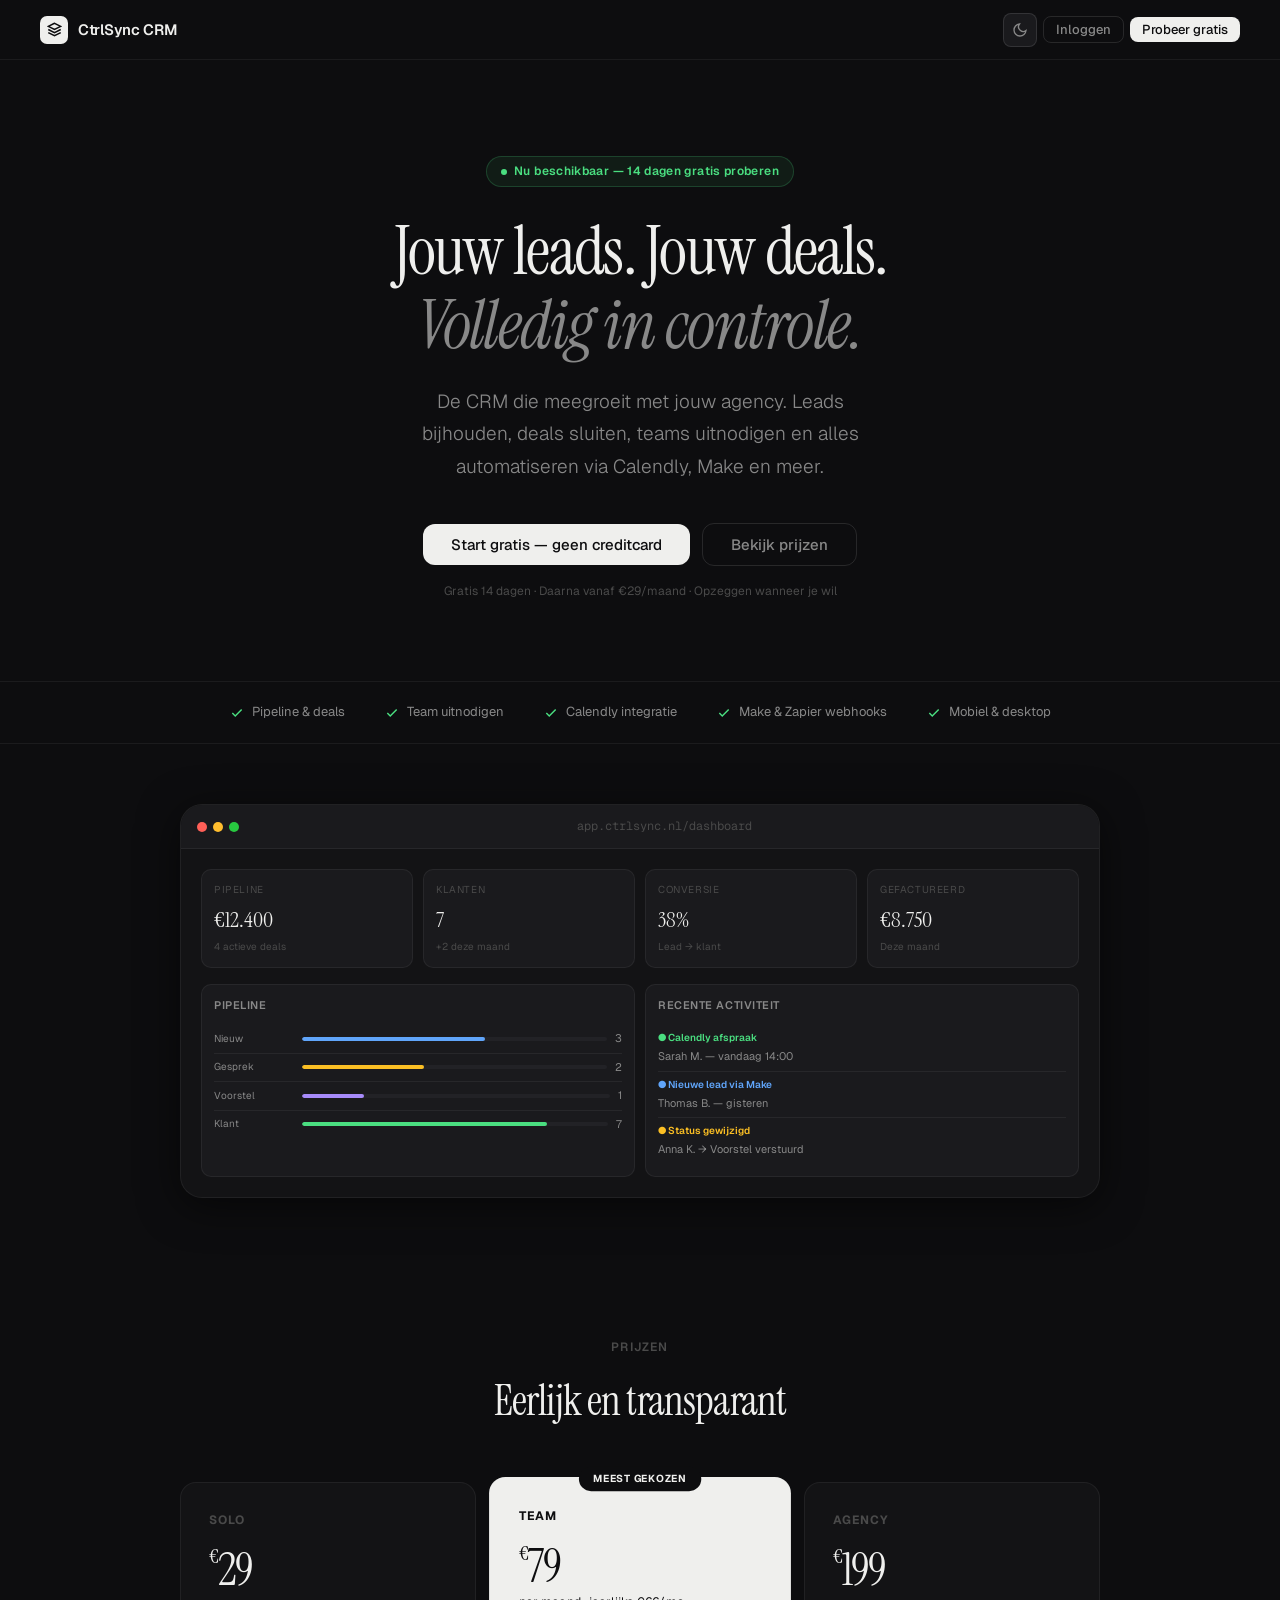
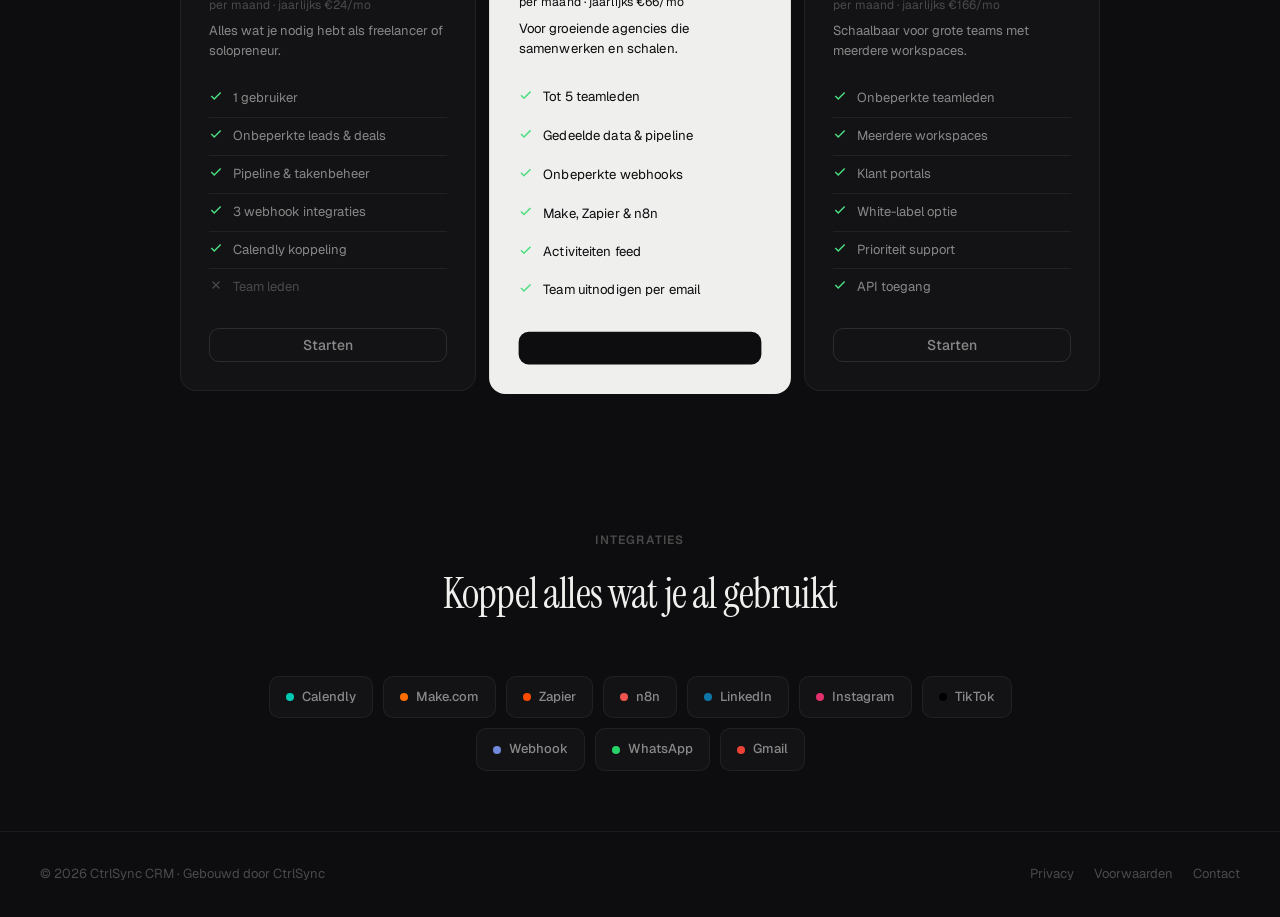
<file: index.html>
<!DOCTYPE html>
<html lang="nl" data-theme="dark">
<head>
<meta charset="UTF-8">
<meta name="viewport" content="width=device-width, initial-scale=1.0">
<title>CtrlSync CRM — Slimmer groeien</title>
<link rel="stylesheet" href="styles.css">
<style>
/* ── LANDING SPECIFIC ── */
.nav {
  display: flex;
  align-items: center;
  justify-content: space-between;
  padding: 0 40px;
  height: 60px;
  border-bottom: 1px solid var(--border);
  position: sticky; top: 0;
  background: var(--bg);
  z-index: 100;
  backdrop-filter: blur(12px);
  -webkit-backdrop-filter: blur(12px);
}

.nav-logo { display: flex; align-items: center; gap: 10px; }
.logo-sq {
  width: 28px; height: 28px;
  background: var(--text);
  border-radius: 7px;
  display: flex; align-items: center; justify-content: center;
}
.logo-sq svg { width: 15px; height: 15px; }
.logo-name { font-size: 15px; font-weight: 600; letter-spacing: -0.02em; }

.nav-links { display: flex; align-items: center; gap: 6px; }
@media (max-width: 640px) { .nav-links .hide-mobile { display: none; } }

/* ── HERO ── */
.hero {
  max-width: 860px;
  margin: 0 auto;
  padding: 96px 40px 80px;
  text-align: center;
}

.hero-eyebrow {
  display: inline-flex;
  align-items: center;
  gap: 7px;
  background: var(--green-bg);
  color: var(--green);
  border: 1px solid var(--green-border);
  border-radius: 99px;
  padding: 5px 14px;
  font-size: 12px;
  font-weight: 600;
  margin-bottom: 28px;
  letter-spacing: 0.03em;
}
.eyebrow-dot { width: 6px; height: 6px; border-radius: 50%; background: var(--green); animation: pulse 2s infinite; }
@keyframes pulse { 0%,100% { opacity: 1; } 50% { opacity: 0.4; } }

.hero-h1 {
  font-family: var(--font-serif);
  font-size: clamp(40px, 6.5vw, 68px);
  font-weight: 400;
  line-height: 1.08;
  letter-spacing: -0.025em;
  color: var(--text);
  margin-bottom: 24px;
}
.hero-h1 em { font-style: italic; color: var(--text2); }

.hero-sub {
  font-size: clamp(16px, 2vw, 19px);
  color: var(--text2);
  font-weight: 300;
  max-width: 500px;
  margin: 0 auto 40px;
  line-height: 1.7;
}

.hero-ctas { display: flex; align-items: center; justify-content: center; gap: 12px; flex-wrap: wrap; }

.hero-note { font-size: 12px; color: var(--text3); margin-top: 16px; }

/* ── FEATURES STRIP ── */
.features-strip {
  border-top: 1px solid var(--border);
  border-bottom: 1px solid var(--border);
  padding: 20px 40px;
  display: flex;
  align-items: center;
  justify-content: center;
  gap: 40px;
  flex-wrap: wrap;
}

.feat-item {
  display: flex;
  align-items: center;
  gap: 8px;
  font-size: 13px;
  color: var(--text2);
  font-weight: 400;
}
.feat-item svg { color: var(--green); flex-shrink: 0; }

/* ── SCREENSHOT MOCKUP ── */
.mockup-section {
  max-width: 1000px;
  margin: 0 auto;
  padding: 60px 40px;
}

.mockup-frame {
  background: var(--bg2);
  border: 1px solid var(--border);
  border-radius: var(--radius-xl);
  overflow: hidden;
  box-shadow: var(--shadow-lg);
}

.mockup-bar {
  background: var(--bg3);
  border-bottom: 1px solid var(--border);
  padding: 12px 16px;
  display: flex;
  align-items: center;
  gap: 6px;
}

.mockup-dot { width: 10px; height: 10px; border-radius: 50%; }
.dot-red { background: #ff5f57; }
.dot-amber { background: #ffbd2e; }
.dot-green { background: #28c840; }

.mockup-url {
  flex: 1;
  text-align: center;
  font-size: 12px;
  color: var(--text3);
  font-family: var(--font-mono);
}

.mockup-inner { padding: 20px; }

/* Mini dashboard inside mockup */
.mini-metrics { display: grid; grid-template-columns: repeat(4, 1fr); gap: 10px; margin-bottom: 16px; }
.mini-metric {
  background: var(--bg3);
  border-radius: 10px;
  padding: 12px;
  border: 1px solid var(--border);
}
.mini-m-label { font-size: 10px; color: var(--text3); text-transform: uppercase; letter-spacing: 0.06em; margin-bottom: 4px; }
.mini-m-val { font-family: var(--font-serif); font-size: 22px; color: var(--text); }
.mini-m-sub { font-size: 10px; color: var(--text3); margin-top: 2px; }

.mini-row { display: grid; grid-template-columns: 1fr 1fr; gap: 10px; }
.mini-card { background: var(--bg3); border-radius: 10px; padding: 12px; border: 1px solid var(--border); }
.mini-card-title { font-size: 11px; font-weight: 600; color: var(--text2); margin-bottom: 10px; text-transform: uppercase; letter-spacing: 0.05em; }

.mini-pipe-item { display: flex; align-items: center; gap: 8px; padding: 5px 0; border-bottom: 1px solid var(--border); font-size: 11px; color: var(--text2); }
.mini-pipe-item:last-child { border: none; }
.mini-bar { flex: 1; height: 4px; background: var(--bg4); border-radius: 99px; overflow: hidden; }
.mini-bar-fill { height: 100%; border-radius: 99px; }

@media (max-width: 640px) {
  .mini-metrics { grid-template-columns: repeat(2, 1fr); }
  .mini-row { grid-template-columns: 1fr; }
}

/* ── PRICING ── */
.pricing-section { max-width: 1000px; margin: 0 auto; padding: 80px 40px; }

.section-eyebrow {
  font-size: 12px;
  font-weight: 600;
  text-transform: uppercase;
  letter-spacing: 0.1em;
  color: var(--text3);
  text-align: center;
  margin-bottom: 10px;
}

.section-h2 {
  font-family: var(--font-serif);
  font-size: clamp(28px, 4vw, 42px);
  font-weight: 400;
  text-align: center;
  letter-spacing: -0.02em;
  margin-bottom: 48px;
  color: var(--text);
}

.pricing-grid {
  display: grid;
  grid-template-columns: repeat(3, 1fr);
  gap: 16px;
  align-items: start;
}

@media (max-width: 768px) {
  .pricing-grid { grid-template-columns: 1fr; max-width: 400px; margin: 0 auto; }
}

.pricing-card {
  background: var(--bg2);
  border: 1px solid var(--border);
  border-radius: var(--radius-lg);
  padding: 28px;
  position: relative;
  transition: border-color 0.2s;
}

.pricing-card.popular {
  background: var(--text);
  border-color: transparent;
  transform: scale(1.02);
}

.pricing-card.popular * { color: var(--bg) !important; }
.pricing-card.popular .plan-feature { border-color: rgba(255,255,255,0.12) !important; }
.pricing-card.popular .popular-tag { background: var(--bg); color: var(--text) !important; }

.popular-tag {
  position: absolute;
  top: -11px;
  left: 50%;
  transform: translateX(-50%);
  background: var(--text);
  color: var(--bg) !important;
  font-size: 10px;
  font-weight: 700;
  padding: 4px 14px;
  border-radius: 99px;
  letter-spacing: 0.06em;
  text-transform: uppercase;
  white-space: nowrap;
}

.plan-tier { font-size: 12px; font-weight: 700; text-transform: uppercase; letter-spacing: 0.08em; color: var(--text3); margin-bottom: 16px; }
.plan-price { font-family: var(--font-serif); font-size: 46px; line-height: 1; letter-spacing: -0.03em; color: var(--text); margin-bottom: 4px; }
.plan-price sup { font-size: 20px; vertical-align: top; margin-top: 8px; }
.plan-price-period { font-size: 12px; color: var(--text3); margin-bottom: 6px; }
.plan-desc { font-size: 13px; color: var(--text2); margin-bottom: 20px; line-height: 1.5; }

.plan-features { margin-bottom: 22px; }
.plan-feature {
  display: flex;
  align-items: flex-start;
  gap: 10px;
  padding: 8px 0;
  border-bottom: 1px solid var(--border);
  font-size: 13px;
  color: var(--text2);
}
.plan-feature:last-child { border: none; }
.plan-feature svg { flex-shrink: 0; margin-top: 1px; }

/* ── INTEGRATIONS ── */
.integrations-section { max-width: 900px; margin: 0 auto; padding: 60px 40px; }

.integration-chips {
  display: flex;
  flex-wrap: wrap;
  gap: 10px;
  justify-content: center;
  margin-top: 32px;
}

.int-chip {
  display: flex;
  align-items: center;
  gap: 8px;
  background: var(--bg2);
  border: 1px solid var(--border);
  border-radius: var(--radius);
  padding: 10px 16px;
  font-size: 13px;
  font-weight: 500;
  color: var(--text2);
  transition: all 0.15s;
}
.int-chip:hover { border-color: var(--border2); color: var(--text); transform: translateY(-1px); }
.int-chip-dot { width: 8px; height: 8px; border-radius: 50%; }

/* ── FOOTER ── */
footer {
  border-top: 1px solid var(--border);
  padding: 32px 40px;
  display: flex;
  align-items: center;
  justify-content: space-between;
  flex-wrap: wrap;
  gap: 12px;
}
.footer-copy { font-size: 13px; color: var(--text3); }
.footer-links { display: flex; gap: 20px; }
.footer-links a { font-size: 13px; color: var(--text3); transition: color 0.15s; }
.footer-links a:hover { color: var(--text2); }

@media (max-width: 600px) {
  .nav { padding: 0 20px; }
  .hero { padding: 60px 20px 50px; }
  .features-strip { padding: 16px 20px; gap: 20px; }
  .mockup-section, .pricing-section, .integrations-section { padding-left: 20px; padding-right: 20px; }
  footer { padding: 24px 20px; }
}
</style>
</head>
<body>

<!-- NAV -->
<nav class="nav">
  <a href="index.html" class="nav-logo">
    <div class="logo-sq">
      <svg viewBox="0 0 24 24" fill="none" stroke="var(--bg)" stroke-width="2.5">
        <path d="M12 2L2 7l10 5 10-5-10-5zM2 17l10 5 10-5M2 12l10 5 10-5"/>
      </svg>
    </div>
    <span class="logo-name">CtrlSync CRM</span>
  </a>
  <div class="nav-links">
    <button class="theme-toggle" id="themeBtn" onclick="toggleTheme()" title="Toggle theme">
      <svg id="theme-icon-sun" width="16" height="16" viewBox="0 0 24 24" fill="none" stroke="currentColor" stroke-width="2" style="display:none"><circle cx="12" cy="12" r="5"/><line x1="12" y1="1" x2="12" y2="3"/><line x1="12" y1="21" x2="12" y2="23"/><line x1="4.22" y1="4.22" x2="5.64" y2="5.64"/><line x1="18.36" y1="18.36" x2="19.78" y2="19.78"/><line x1="1" y1="12" x2="3" y2="12"/><line x1="21" y1="12" x2="23" y2="12"/><line x1="4.22" y1="19.78" x2="5.64" y2="18.36"/><line x1="18.36" y1="5.64" x2="19.78" y2="4.22"/></svg>
      <svg id="theme-icon-moon" width="16" height="16" viewBox="0 0 24 24" fill="none" stroke="currentColor" stroke-width="2"><path d="M21 12.79A9 9 0 1 1 11.21 3 7 7 0 0 0 21 12.79z"/></svg>
    </button>
    <a href="login.html" class="btn btn-outline btn-sm hide-mobile">Inloggen</a>
    <a href="register.html" class="btn btn-solid btn-sm">Probeer gratis</a>
  </div>
</nav>

<!-- HERO -->
<section class="hero">
  <div class="hero-eyebrow">
    <div class="eyebrow-dot"></div>
    Nu beschikbaar — 14 dagen gratis proberen
  </div>
  <h1 class="hero-h1">Jouw leads. Jouw deals.<br><em>Volledig in controle.</em></h1>
  <p class="hero-sub">De CRM die meegroeit met jouw agency. Leads bijhouden, deals sluiten, teams uitnodigen en alles automatiseren via Calendly, Make en meer.</p>
  <div class="hero-ctas">
    <a href="register.html" class="btn btn-solid btn-lg">Start gratis — geen creditcard</a>
    <a href="#pricing" class="btn btn-outline btn-lg">Bekijk prijzen</a>
  </div>
  <p class="hero-note">Gratis 14 dagen · Daarna vanaf €29/maand · Opzeggen wanneer je wil</p>
</section>

<!-- FEATURES STRIP -->
<div class="features-strip">
  <div class="feat-item">
    <svg width="14" height="14" viewBox="0 0 24 24" fill="none" stroke="currentColor" stroke-width="2.5"><polyline points="20 6 9 17 4 12"/></svg>
    Pipeline & deals
  </div>
  <div class="feat-item">
    <svg width="14" height="14" viewBox="0 0 24 24" fill="none" stroke="currentColor" stroke-width="2.5"><polyline points="20 6 9 17 4 12"/></svg>
    Team uitnodigen
  </div>
  <div class="feat-item">
    <svg width="14" height="14" viewBox="0 0 24 24" fill="none" stroke="currentColor" stroke-width="2.5"><polyline points="20 6 9 17 4 12"/></svg>
    Calendly integratie
  </div>
  <div class="feat-item">
    <svg width="14" height="14" viewBox="0 0 24 24" fill="none" stroke="currentColor" stroke-width="2.5"><polyline points="20 6 9 17 4 12"/></svg>
    Make & Zapier webhooks
  </div>
  <div class="feat-item">
    <svg width="14" height="14" viewBox="0 0 24 24" fill="none" stroke="currentColor" stroke-width="2.5"><polyline points="20 6 9 17 4 12"/></svg>
    Mobiel &amp; desktop
  </div>
</div>

<!-- MOCKUP -->
<section class="mockup-section">
  <div class="mockup-frame">
    <div class="mockup-bar">
      <div class="mockup-dot dot-red"></div>
      <div class="mockup-dot dot-amber"></div>
      <div class="mockup-dot dot-green"></div>
      <div class="mockup-url">app.ctrlsync.nl/dashboard</div>
    </div>
    <div class="mockup-inner">
      <div class="mini-metrics">
        <div class="mini-metric">
          <div class="mini-m-label">Pipeline</div>
          <div class="mini-m-val">€12.400</div>
          <div class="mini-m-sub">4 actieve deals</div>
        </div>
        <div class="mini-metric">
          <div class="mini-m-label">Klanten</div>
          <div class="mini-m-val">7</div>
          <div class="mini-m-sub">+2 deze maand</div>
        </div>
        <div class="mini-metric">
          <div class="mini-m-label">Conversie</div>
          <div class="mini-m-val">38%</div>
          <div class="mini-m-sub">Lead → klant</div>
        </div>
        <div class="mini-metric">
          <div class="mini-m-label">Gefactureerd</div>
          <div class="mini-m-val">€8.750</div>
          <div class="mini-m-sub">Deze maand</div>
        </div>
      </div>
      <div class="mini-row">
        <div class="mini-card">
          <div class="mini-card-title">Pipeline</div>
          <div class="mini-pipe-item"><span style="min-width:80px;font-size:10px;">Nieuw</span><div class="mini-bar"><div class="mini-bar-fill" style="width:60%;background:#60a5fa;"></div></div><span>3</span></div>
          <div class="mini-pipe-item"><span style="min-width:80px;font-size:10px;">Gesprek</span><div class="mini-bar"><div class="mini-bar-fill" style="width:40%;background:#fbbf24;"></div></div><span>2</span></div>
          <div class="mini-pipe-item"><span style="min-width:80px;font-size:10px;">Voorstel</span><div class="mini-bar"><div class="mini-bar-fill" style="width:20%;background:#a78bfa;"></div></div><span>1</span></div>
          <div class="mini-pipe-item"><span style="min-width:80px;font-size:10px;">Klant</span><div class="mini-bar"><div class="mini-bar-fill" style="width:80%;background:#4ade80;"></div></div><span>7</span></div>
        </div>
        <div class="mini-card">
          <div class="mini-card-title">Recente activiteit</div>
          <div class="mini-pipe-item" style="flex-direction:column;align-items:flex-start;gap:2px;">
            <span style="font-size:10px;color:var(--green);font-weight:600;">● Calendly afspraak</span>
            <span style="font-size:11px;">Sarah M. — vandaag 14:00</span>
          </div>
          <div class="mini-pipe-item" style="flex-direction:column;align-items:flex-start;gap:2px;">
            <span style="font-size:10px;color:var(--blue);font-weight:600;">● Nieuwe lead via Make</span>
            <span style="font-size:11px;">Thomas B. — gisteren</span>
          </div>
          <div class="mini-pipe-item" style="flex-direction:column;align-items:flex-start;gap:2px;">
            <span style="font-size:10px;color:var(--amber);font-weight:600;">● Status gewijzigd</span>
            <span style="font-size:11px;">Anna K. → Voorstel verstuurd</span>
          </div>
        </div>
      </div>
    </div>
  </div>
</section>

<!-- PRICING -->
<section class="pricing-section" id="pricing">
  <div class="section-eyebrow">Prijzen</div>
  <h2 class="section-h2">Eerlijk en transparant</h2>

  <div class="pricing-grid">
    <!-- SOLO -->
    <div class="pricing-card">
      <div class="plan-tier">Solo</div>
      <div class="plan-price"><sup>€</sup>29</div>
      <div class="plan-price-period">per maand · jaarlijks €24/mo</div>
      <p class="plan-desc">Alles wat je nodig hebt als freelancer of solopreneur.</p>
      <div class="plan-features">
        <div class="plan-feature"><svg width="14" height="14" viewBox="0 0 24 24" fill="none" stroke="var(--green)" stroke-width="2.5"><polyline points="20 6 9 17 4 12"/></svg>1 gebruiker</div>
        <div class="plan-feature"><svg width="14" height="14" viewBox="0 0 24 24" fill="none" stroke="var(--green)" stroke-width="2.5"><polyline points="20 6 9 17 4 12"/></svg>Onbeperkte leads & deals</div>
        <div class="plan-feature"><svg width="14" height="14" viewBox="0 0 24 24" fill="none" stroke="var(--green)" stroke-width="2.5"><polyline points="20 6 9 17 4 12"/></svg>Pipeline & takenbeheer</div>
        <div class="plan-feature"><svg width="14" height="14" viewBox="0 0 24 24" fill="none" stroke="var(--green)" stroke-width="2.5"><polyline points="20 6 9 17 4 12"/></svg>3 webhook integraties</div>
        <div class="plan-feature"><svg width="14" height="14" viewBox="0 0 24 24" fill="none" stroke="var(--green)" stroke-width="2.5"><polyline points="20 6 9 17 4 12"/></svg>Calendly koppeling</div>
        <div class="plan-feature"><svg width="14" height="14" viewBox="0 0 24 24" fill="none" stroke="var(--text3)" stroke-width="2"><line x1="18" y1="6" x2="6" y2="18"/><line x1="6" y1="6" x2="18" y2="18"/></svg><span style="color:var(--text3)">Team leden</span></div>
      </div>
      <a href="register.html" class="btn btn-outline btn-full">Starten</a>
    </div>

    <!-- TEAM (POPULAR) -->
    <div class="pricing-card popular">
      <div class="popular-tag">Meest gekozen</div>
      <div class="plan-tier">Team</div>
      <div class="plan-price"><sup>€</sup>79</div>
      <div class="plan-price-period">per maand · jaarlijks €66/mo</div>
      <p class="plan-desc">Voor groeiende agencies die samenwerken en schalen.</p>
      <div class="plan-features">
        <div class="plan-feature"><svg width="14" height="14" viewBox="0 0 24 24" fill="none" stroke="var(--green)" stroke-width="2.5"><polyline points="20 6 9 17 4 12"/></svg>Tot 5 teamleden</div>
        <div class="plan-feature"><svg width="14" height="14" viewBox="0 0 24 24" fill="none" stroke="var(--green)" stroke-width="2.5"><polyline points="20 6 9 17 4 12"/></svg>Gedeelde data & pipeline</div>
        <div class="plan-feature"><svg width="14" height="14" viewBox="0 0 24 24" fill="none" stroke="var(--green)" stroke-width="2.5"><polyline points="20 6 9 17 4 12"/></svg>Onbeperkte webhooks</div>
        <div class="plan-feature"><svg width="14" height="14" viewBox="0 0 24 24" fill="none" stroke="var(--green)" stroke-width="2.5"><polyline points="20 6 9 17 4 12"/></svg>Make, Zapier & n8n</div>
        <div class="plan-feature"><svg width="14" height="14" viewBox="0 0 24 24" fill="none" stroke="var(--green)" stroke-width="2.5"><polyline points="20 6 9 17 4 12"/></svg>Activiteiten feed</div>
        <div class="plan-feature"><svg width="14" height="14" viewBox="0 0 24 24" fill="none" stroke="var(--green)" stroke-width="2.5"><polyline points="20 6 9 17 4 12"/></svg>Team uitnodigen per email</div>
      </div>
      <a href="register.html?plan=team" class="btn btn-full" style="background:var(--bg);color:var(--text);">Start 14 dagen gratis</a>
    </div>

    <!-- AGENCY -->
    <div class="pricing-card">
      <div class="plan-tier">Agency</div>
      <div class="plan-price"><sup>€</sup>199</div>
      <div class="plan-price-period">per maand · jaarlijks €166/mo</div>
      <p class="plan-desc">Schaalbaar voor grote teams met meerdere workspaces.</p>
      <div class="plan-features">
        <div class="plan-feature"><svg width="14" height="14" viewBox="0 0 24 24" fill="none" stroke="var(--green)" stroke-width="2.5"><polyline points="20 6 9 17 4 12"/></svg>Onbeperkte teamleden</div>
        <div class="plan-feature"><svg width="14" height="14" viewBox="0 0 24 24" fill="none" stroke="var(--green)" stroke-width="2.5"><polyline points="20 6 9 17 4 12"/></svg>Meerdere workspaces</div>
        <div class="plan-feature"><svg width="14" height="14" viewBox="0 0 24 24" fill="none" stroke="var(--green)" stroke-width="2.5"><polyline points="20 6 9 17 4 12"/></svg>Klant portals</div>
        <div class="plan-feature"><svg width="14" height="14" viewBox="0 0 24 24" fill="none" stroke="var(--green)" stroke-width="2.5"><polyline points="20 6 9 17 4 12"/></svg>White-label optie</div>
        <div class="plan-feature"><svg width="14" height="14" viewBox="0 0 24 24" fill="none" stroke="var(--green)" stroke-width="2.5"><polyline points="20 6 9 17 4 12"/></svg>Prioriteit support</div>
        <div class="plan-feature"><svg width="14" height="14" viewBox="0 0 24 24" fill="none" stroke="var(--green)" stroke-width="2.5"><polyline points="20 6 9 17 4 12"/></svg>API toegang</div>
      </div>
      <a href="register.html?plan=agency" class="btn btn-outline btn-full">Starten</a>
    </div>
  </div>
</section>

<!-- INTEGRATIONS -->
<section class="integrations-section">
  <div class="section-eyebrow">Integraties</div>
  <h2 class="section-h2">Koppel alles wat je al gebruikt</h2>
  <div class="integration-chips">
    <div class="int-chip"><div class="int-chip-dot" style="background:#00c9b1;"></div>Calendly</div>
    <div class="int-chip"><div class="int-chip-dot" style="background:#ff6d00;"></div>Make.com</div>
    <div class="int-chip"><div class="int-chip-dot" style="background:#ff4a00;"></div>Zapier</div>
    <div class="int-chip"><div class="int-chip-dot" style="background:#ef5350;"></div>n8n</div>
    <div class="int-chip"><div class="int-chip-dot" style="background:#0e76a8;"></div>LinkedIn</div>
    <div class="int-chip"><div class="int-chip-dot" style="background:#e1306c;"></div>Instagram</div>
    <div class="int-chip"><div class="int-chip-dot" style="background:#000000;"></div>TikTok</div>
    <div class="int-chip"><div class="int-chip-dot" style="background:#7289da;"></div>Webhook</div>
    <div class="int-chip"><div class="int-chip-dot" style="background:#25d366;"></div>WhatsApp</div>
    <div class="int-chip"><div class="int-chip-dot" style="background:#ea4335;"></div>Gmail</div>
  </div>
</section>

<!-- FOOTER -->
<footer>
  <div class="footer-copy">© 2026 CtrlSync CRM · Gebouwd door CtrlSync</div>
  <div class="footer-links">
    <a href="#">Privacy</a>
    <a href="#">Voorwaarden</a>
    <a href="#">Contact</a>
  </div>
</footer>

<script>
function toggleTheme() {
  const html = document.documentElement;
  const isDark = html.getAttribute('data-theme') === 'dark';
  html.setAttribute('data-theme', isDark ? 'light' : 'dark');
  document.getElementById('theme-icon-sun').style.display = isDark ? 'block' : 'none';
  document.getElementById('theme-icon-moon').style.display = isDark ? 'none' : 'block';
  localStorage.setItem('cs-theme', isDark ? 'light' : 'dark');
}

// Load saved theme
const saved = localStorage.getItem('cs-theme') || 'dark';
document.documentElement.setAttribute('data-theme', saved);
document.getElementById('theme-icon-sun').style.display = saved === 'light' ? 'block' : 'none';
document.getElementById('theme-icon-moon').style.display = saved === 'light' ? 'none' : 'block';
</script>
</body>
</html>
</file>
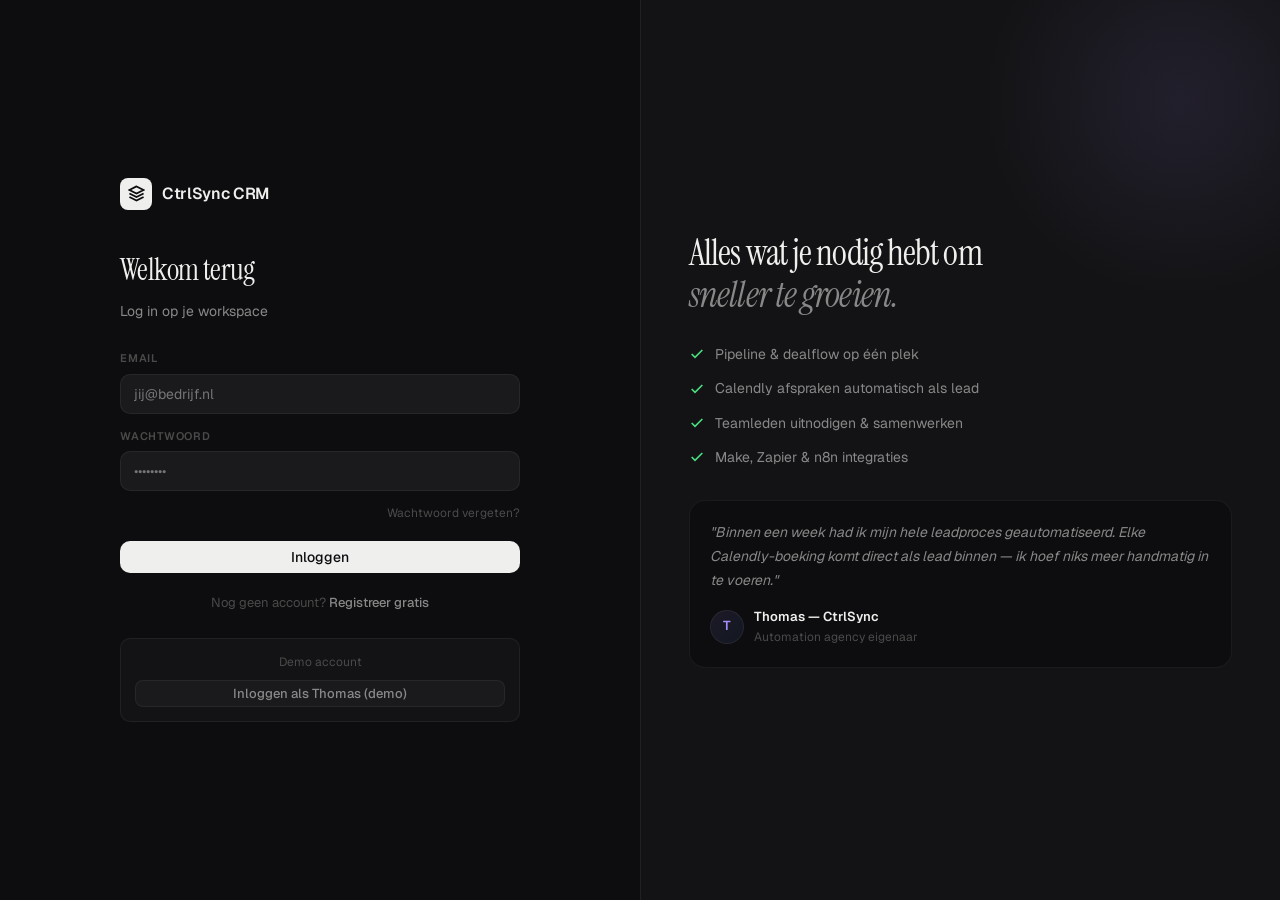
<file: app.html>
<!DOCTYPE html>
<html lang="nl" data-theme="dark">
<head>
<meta charset="UTF-8">
<meta name="viewport" content="width=device-width, initial-scale=1.0, viewport-fit=cover">
<title>CtrlSync CRM</title>
<link rel="stylesheet" href="styles.css">
<style>
/* ══════════════════════════════════
   APP LAYOUT
══════════════════════════════════ */
.app { display: flex; min-height: 100vh; }

/* SIDEBAR */
.sidebar {
  width: var(--sidebar-w);
  background: var(--bg2);
  border-right: 1px solid var(--border);
  display: flex;
  flex-direction: column;
  position: fixed;
  top: 0; left: 0; bottom: 0;
  z-index: 100;
  transition: transform 0.25s ease;
  overflow-y: auto;
  overflow-x: hidden;
}

.sidebar-head {
  padding: 18px 16px 12px;
  border-bottom: 1px solid var(--border);
}

.workspace-btn {
  display: flex;
  align-items: center;
  gap: 10px;
  width: 100%;
  padding: 8px 10px;
  border-radius: var(--radius);
  border: none;
  background: none;
  cursor: pointer;
  transition: background 0.15s;
  text-align: left;
}
.workspace-btn:hover { background: var(--bg3); }

.ws-icon {
  width: 30px; height: 30px;
  background: var(--text);
  border-radius: 7px;
  display: flex; align-items: center; justify-content: center;
  flex-shrink: 0;
}
.ws-icon svg { width: 15px; height: 15px; }
.ws-name { font-size: 13px; font-weight: 600; color: var(--text); letter-spacing: -0.01em; }
.ws-plan { font-size: 11px; color: var(--text3); }
.ws-chevron { margin-left: auto; color: var(--text3); }

.sidebar-nav { padding: 10px 10px; flex: 1; }

.nav-section-label {
  font-size: 10px;
  font-weight: 700;
  text-transform: uppercase;
  letter-spacing: 0.1em;
  color: var(--text3);
  padding: 14px 8px 6px;
}

.nav-item {
  display: flex;
  align-items: center;
  gap: 10px;
  padding: 8px 10px;
  border-radius: var(--radius);
  color: var(--text2);
  font-size: 13.5px;
  font-weight: 400;
  cursor: pointer;
  transition: all 0.12s;
  border: none;
  background: none;
  width: 100%;
  text-align: left;
  position: relative;
}
.nav-item:hover { background: var(--bg3); color: var(--text); }
.nav-item.active { background: var(--bg3); color: var(--text); font-weight: 500; }
.nav-item.active::before { content: ''; position: absolute; left: 0; top: 20%; bottom: 20%; width: 2px; background: var(--text); border-radius: 99px; }
.nav-item-icon { width: 16px; height: 16px; flex-shrink: 0; opacity: 0.6; }
.nav-item.active .nav-item-icon { opacity: 1; }
.nav-badge { margin-left: auto; background: var(--text); color: var(--bg); font-size: 10px; font-weight: 700; padding: 2px 6px; border-radius: 99px; min-width: 18px; text-align: center; }
.nav-badge-amber { background: var(--amber-bg); color: var(--amber); }

.sidebar-footer {
  padding: 12px 10px 16px;
  border-top: 1px solid var(--border);
}

.user-btn {
  display: flex;
  align-items: center;
  gap: 10px;
  padding: 8px 10px;
  border-radius: var(--radius);
  cursor: pointer;
  border: none;
  background: none;
  width: 100%;
  text-align: left;
  transition: background 0.15s;
}
.user-btn:hover { background: var(--bg3); }

.user-avatar {
  width: 30px; height: 30px;
  border-radius: 50%;
  background: linear-gradient(135deg, var(--violet-bg), var(--blue-bg));
  border: 1px solid var(--border2);
  display: flex; align-items: center; justify-content: center;
  font-size: 12px; font-weight: 700; color: var(--violet);
  flex-shrink: 0;
}
.user-name { font-size: 13px; font-weight: 500; color: var(--text); }
.user-email { font-size: 11px; color: var(--text3); white-space: nowrap; overflow: hidden; text-overflow: ellipsis; max-width: 140px; }

/* MAIN */
.main {
  margin-left: var(--sidebar-w);
  flex: 1;
  display: flex;
  flex-direction: column;
  min-height: 100vh;
}

/* TOPBAR */
.topbar {
  height: var(--topbar-h);
  background: var(--bg);
  border-bottom: 1px solid var(--border);
  display: flex;
  align-items: center;
  justify-content: space-between;
  padding: 0 24px;
  position: sticky;
  top: 0;
  z-index: 50;
  gap: 12px;
}

.topbar-left { display: flex; align-items: center; gap: 12px; min-width: 0; }

.hamburger {
  display: none;
  width: 34px; height: 34px;
  border-radius: 8px;
  border: 1px solid var(--border);
  background: var(--bg3);
  color: var(--text2);
  align-items: center; justify-content: center;
  cursor: pointer;
  flex-shrink: 0;
}

.page-heading {
  font-size: 16px;
  font-weight: 600;
  color: var(--text);
  letter-spacing: -0.01em;
  white-space: nowrap;
  overflow: hidden;
  text-overflow: ellipsis;
}

.topbar-right { display: flex; align-items: center; gap: 8px; flex-shrink: 0; }

.icon-btn {
  width: 34px; height: 34px;
  border-radius: 8px;
  border: 1px solid var(--border);
  background: var(--bg3);
  color: var(--text2);
  display: flex; align-items: center; justify-content: center;
  cursor: pointer;
  transition: all 0.15s;
  position: relative;
}
.icon-btn:hover { background: var(--bg4); color: var(--text); }
.icon-btn-badge {
  position: absolute;
  top: -3px; right: -3px;
  width: 14px; height: 14px;
  background: var(--red);
  border-radius: 50%;
  font-size: 9px;
  font-weight: 700;
  color: white;
  display: flex; align-items: center; justify-content: center;
  border: 2px solid var(--bg);
}

/* CONTENT */
.content { padding: 24px; flex: 1; max-width: 1400px; width: 100%; }

/* METRICS GRID */
.metrics-grid {
  display: grid;
  grid-template-columns: repeat(4, minmax(0, 1fr));
  gap: 12px;
  margin-bottom: 20px;
}

.metric-card {
  background: var(--bg2);
  border: 1px solid var(--border);
  border-radius: var(--radius-lg);
  padding: 18px 20px;
  position: relative;
  overflow: hidden;
  transition: border-color 0.2s, transform 0.15s;
  cursor: pointer;
}
.metric-card:hover { border-color: var(--border2); transform: translateY(-1px); }

.metric-label { font-size: 11px; color: var(--text3); font-weight: 600; text-transform: uppercase; letter-spacing: 0.07em; margin-bottom: 8px; }
.metric-value { font-family: var(--font-serif); font-size: 30px; color: var(--text); line-height: 1; letter-spacing: -0.03em; }
.metric-value-sm { font-size: 22px; }
.metric-sub { font-size: 12px; color: var(--text3); margin-top: 5px; }
.metric-trend { display: inline-flex; align-items: center; gap: 3px; font-size: 11px; font-weight: 600; margin-top: 5px; }
.trend-up { color: var(--green); }
.trend-dn { color: var(--red); }

/* TWO COLUMN */
.two-col { display: grid; grid-template-columns: 1fr 1fr; gap: 16px; margin-bottom: 20px; }

/* PIPELINE KANBAN */
.pipeline-board {
  display: flex;
  gap: 12px;
  overflow-x: auto;
  padding-bottom: 12px;
  margin-bottom: 20px;
  scrollbar-width: thin;
  -webkit-overflow-scrolling: touch;
}

.pipeline-col {
  min-width: 210px;
  max-width: 210px;
  background: var(--bg2);
  border: 1px solid var(--border);
  border-radius: var(--radius-lg);
  padding: 14px;
  flex-shrink: 0;
}

.col-header {
  display: flex;
  align-items: center;
  justify-content: space-between;
  margin-bottom: 10px;
}
.col-title { font-size: 12px; font-weight: 600; color: var(--text2); }
.col-count { font-size: 11px; font-weight: 700; color: var(--text3); background: var(--bg4); padding: 2px 7px; border-radius: 99px; }
.col-value { font-size: 11px; color: var(--green); font-weight: 600; margin-bottom: 10px; }

.lead-card {
  background: var(--bg);
  border: 1px solid var(--border);
  border-radius: var(--radius);
  padding: 11px 12px;
  margin-bottom: 7px;
  cursor: pointer;
  transition: all 0.12s;
}
.lead-card:hover { border-color: var(--border2); transform: translateY(-1px); box-shadow: var(--shadow); }
.lead-card-name { font-size: 13px; font-weight: 500; color: var(--text); margin-bottom: 3px; line-height: 1.3; }
.lead-card-co { font-size: 11px; color: var(--text3); margin-bottom: 8px; }
.lead-card-footer { display: flex; align-items: center; justify-content: space-between; }
.lead-card-value { font-size: 12px; font-weight: 600; color: var(--green); }

/* STATUS PILLS */
.status-pill {
  display: inline-flex;
  align-items: center;
  gap: 5px;
  font-size: 11px;
  font-weight: 600;
  padding: 3px 9px;
  border-radius: 99px;
  white-space: nowrap;
}
.sp-new { background: var(--blue-bg); color: var(--blue); }
.sp-gesprek { background: var(--amber-bg); color: var(--amber); }
.sp-voorstel { background: var(--violet-bg); color: var(--violet); }
.sp-onderhandeling { background: rgba(236,72,153,0.08); color: #ec4899; }
.sp-klant { background: var(--green-bg); color: var(--green); }
.sp-verloren { background: var(--red-bg); color: var(--red); }
.sp-hold { background: var(--bg4); color: var(--text3); }

/* ACTIVITY FEED */
.activity-list { display: flex; flex-direction: column; }
.activity-item {
  display: flex;
  align-items: flex-start;
  gap: 12px;
  padding: 12px 0;
  border-bottom: 1px solid var(--border);
}
.activity-item:last-child { border: none; }
.activity-icon {
  width: 32px; height: 32px;
  border-radius: 8px;
  display: flex; align-items: center; justify-content: center;
  flex-shrink: 0;
  margin-top: 1px;
}
.act-calendly { background: rgba(0,201,177,0.1); color: #00c9b1; }
.act-make { background: rgba(255,109,0,0.1); color: #ff6d00; }
.act-webhook { background: var(--violet-bg); color: var(--violet); }
.act-manual { background: var(--bg4); color: var(--text2); }
.act-status { background: var(--amber-bg); color: var(--amber); }
.act-deal { background: var(--green-bg); color: var(--green); }

.activity-body { flex: 1; min-width: 0; }
.activity-title { font-size: 13px; font-weight: 500; color: var(--text); line-height: 1.4; }
.activity-meta { font-size: 12px; color: var(--text3); margin-top: 3px; }
.activity-tag { display: inline-flex; align-items: center; gap: 4px; font-size: 10px; font-weight: 700; text-transform: uppercase; letter-spacing: 0.04em; padding: 2px 7px; border-radius: 99px; margin-right: 6px; }

/* DETAIL PANEL */
.detail-panel {
  position: fixed;
  top: 0; right: 0; bottom: 0;
  width: 400px;
  background: var(--bg);
  border-left: 1px solid var(--border2);
  z-index: 200;
  overflow-y: auto;
  padding: 24px;
  transform: translateX(100%);
  transition: transform 0.25s ease;
  box-shadow: var(--shadow-lg);
}
.detail-panel.open { transform: translateX(0); }

.detail-top { display: flex; align-items: flex-start; justify-content: space-between; margin-bottom: 20px; gap: 12px; }
.detail-name { font-family: var(--font-serif); font-size: 24px; letter-spacing: -0.02em; margin-bottom: 3px; }
.detail-company { font-size: 14px; color: var(--text2); }

.detail-deal-box {
  background: var(--green-bg);
  border: 1px solid var(--green-border);
  border-radius: var(--radius);
  padding: 14px 16px;
  margin: 16px 0;
  text-align: center;
}
.detail-deal-label { font-size: 11px; color: var(--green); font-weight: 600; text-transform: uppercase; letter-spacing: 0.07em; margin-bottom: 4px; }
.detail-deal-value { font-family: var(--font-serif); font-size: 28px; color: var(--green); letter-spacing: -0.02em; }

.detail-row { display: flex; justify-content: space-between; align-items: flex-start; padding: 10px 0; border-bottom: 1px solid var(--border); gap: 12px; }
.detail-row:last-child { border: none; }
.detail-key { font-size: 12px; color: var(--text3); font-weight: 500; flex-shrink: 0; }
.detail-val { font-size: 13px; color: var(--text); text-align: right; word-break: break-word; }

.detail-notes {
  background: var(--bg3);
  border-radius: var(--radius);
  padding: 12px;
  font-size: 13px;
  color: var(--text2);
  line-height: 1.6;
  margin-top: 16px;
}

.detail-actions { display: flex; gap: 8px; margin-top: 20px; }

/* TABS */
.tabs {
  display: flex;
  gap: 2px;
  background: var(--bg3);
  border-radius: var(--radius);
  padding: 3px;
  width: fit-content;
  margin-bottom: 18px;
}
.tab-btn {
  padding: 7px 16px;
  border-radius: 8px;
  font-size: 13px;
  font-weight: 500;
  cursor: pointer;
  color: var(--text2);
  transition: all 0.12s;
  border: none;
  background: none;
}
.tab-btn:hover { color: var(--text); }
.tab-btn.active { background: var(--bg); color: var(--text); box-shadow: 0 1px 4px rgba(0,0,0,0.12); }

/* SEARCH BAR */
.search-bar {
  position: relative;
  margin-bottom: 16px;
}
.search-bar svg { position: absolute; left: 12px; top: 50%; transform: translateY(-50%); color: var(--text3); pointer-events: none; }
.search-input { padding-left: 38px !important; background: var(--bg2) !important; }

/* TEAM PAGE */
.team-member-card {
  display: flex;
  align-items: center;
  gap: 14px;
  padding: 14px 16px;
  background: var(--bg2);
  border: 1px solid var(--border);
  border-radius: var(--radius-lg);
  margin-bottom: 10px;
  transition: border-color 0.15s;
}
.team-member-card:hover { border-color: var(--border2); }
.tm-avatar {
  width: 38px; height: 38px;
  border-radius: 50%;
  display: flex; align-items: center; justify-content: center;
  font-size: 14px; font-weight: 700;
  flex-shrink: 0;
}
.tm-info { flex: 1; min-width: 0; }
.tm-name { font-size: 14px; font-weight: 500; color: var(--text); }
.tm-email { font-size: 12px; color: var(--text3); margin-top: 1px; white-space: nowrap; overflow: hidden; text-overflow: ellipsis; }
.tm-role { font-size: 12px; }

.invite-card {
  background: var(--bg2);
  border: 1px dashed var(--border2);
  border-radius: var(--radius-lg);
  padding: 20px;
  text-align: center;
  cursor: pointer;
  transition: all 0.15s;
  margin-top: 12px;
}
.invite-card:hover { background: var(--bg3); border-color: var(--text3); }

/* WEBHOOK / INTEGRATIONS PAGE */
.integration-card {
  background: var(--bg2);
  border: 1px solid var(--border);
  border-radius: var(--radius-lg);
  padding: 20px;
  margin-bottom: 12px;
  transition: border-color 0.15s;
}
.integration-card:hover { border-color: var(--border2); }

.int-header {
  display: flex;
  align-items: center;
  justify-content: space-between;
  margin-bottom: 14px;
  gap: 12px;
}
.int-info { display: flex; align-items: center; gap: 12px; }
.int-logo {
  width: 38px; height: 38px;
  border-radius: 10px;
  display: flex; align-items: center; justify-content: center;
  font-size: 20px;
  flex-shrink: 0;
}
.int-name { font-size: 15px; font-weight: 600; color: var(--text); }
.int-desc { font-size: 12px; color: var(--text3); margin-top: 2px; }

.int-status-dot {
  width: 8px; height: 8px;
  border-radius: 50%;
  flex-shrink: 0;
}
.status-active { background: var(--green); box-shadow: 0 0 6px var(--green); }
.status-inactive { background: var(--text3); }

.webhook-url-box {
  display: flex;
  align-items: center;
  gap: 8px;
  background: var(--bg3);
  border: 1px solid var(--border);
  border-radius: var(--radius);
  padding: 10px 14px;
  margin-top: 12px;
}
.webhook-url-text {
  flex: 1;
  font-family: var(--font-mono);
  font-size: 12px;
  color: var(--text2);
  white-space: nowrap;
  overflow: hidden;
  text-overflow: ellipsis;
}

.int-events { margin-top: 12px; }
.int-event-row {
  display: flex;
  align-items: center;
  gap: 10px;
  padding: 6px 0;
  border-bottom: 1px solid var(--border);
  font-size: 13px;
  color: var(--text2);
}
.int-event-row:last-child { border: none; }
.int-event-dot { width: 6px; height: 6px; border-radius: 50%; background: var(--green); flex-shrink: 0; }
.int-event-time { margin-left: auto; font-size: 11px; color: var(--text3); font-family: var(--font-mono); white-space: nowrap; }

/* SETTINGS PAGE */
.settings-section { margin-bottom: 28px; }
.settings-title { font-size: 15px; font-weight: 600; margin-bottom: 14px; color: var(--text); }

.setting-row {
  display: flex;
  align-items: center;
  justify-content: space-between;
  padding: 14px 0;
  border-bottom: 1px solid var(--border);
  gap: 20px;
}
.setting-row:last-child { border: none; }
.setting-info { flex: 1; }
.setting-label { font-size: 14px; font-weight: 500; color: var(--text); }
.setting-sub { font-size: 12px; color: var(--text3); margin-top: 3px; }

/* TOGGLE SWITCH */
.toggle {
  position: relative;
  width: 40px; height: 22px;
  flex-shrink: 0;
}
.toggle input { opacity: 0; width: 0; height: 0; }
.toggle-slider {
  position: absolute; inset: 0;
  background: var(--bg4);
  border-radius: 99px;
  cursor: pointer;
  transition: background 0.2s;
  border: 1px solid var(--border2);
}
.toggle-slider::before {
  content: '';
  position: absolute;
  left: 3px; top: 50%;
  transform: translateY(-50%);
  width: 15px; height: 15px;
  background: var(--text3);
  border-radius: 50%;
  transition: all 0.2s;
}
.toggle input:checked + .toggle-slider { background: var(--text); border-color: transparent; }
.toggle input:checked + .toggle-slider::before { transform: translateX(18px) translateY(-50%); background: var(--bg); }

/* ══════════════════════════════════
   RESPONSIVE
══════════════════════════════════ */
@media (max-width: 900px) {
  .sidebar {
    transform: translateX(-100%);
    box-shadow: var(--shadow-lg);
  }
  .sidebar.open { transform: translateX(0); }
  .main { margin-left: 0; }
  .hamburger { display: flex; }
  .metrics-grid { grid-template-columns: repeat(2, 1fr); }
  .two-col { grid-template-columns: 1fr; }
  .detail-panel { width: 100%; }
}

@media (max-width: 600px) {
  .content { padding: 16px; }
  .topbar { padding: 0 16px; }
  .metrics-grid { grid-template-columns: repeat(2, 1fr); gap: 8px; }
  .metric-card { padding: 14px; }
  .metric-value { font-size: 24px; }
  .pipeline-col { min-width: 185px; max-width: 185px; }
}

@media (max-width: 400px) {
  .metrics-grid { grid-template-columns: 1fr 1fr; }
}
</style>
</head>
<body>

<div class="app">
<!-- SIDEBAR -->
<aside class="sidebar" id="sidebar">
  <div class="sidebar-head">
    <button class="workspace-btn" onclick="toggleWorkspaceMenu()">
      <div class="ws-icon">
        <svg viewBox="0 0 24 24" fill="none" stroke="var(--bg)" stroke-width="2.5"><path d="M12 2L2 7l10 5 10-5-10-5zM2 17l10 5 10-5M2 12l10 5 10-5"/></svg>
      </div>
      <div>
        <div class="ws-name" id="ws-name">CtrlSync</div>
        <div class="ws-plan" id="ws-plan">Team plan</div>
      </div>
      <svg class="ws-chevron" width="14" height="14" viewBox="0 0 24 24" fill="none" stroke="currentColor" stroke-width="2"><path d="M6 9l6 6 6-6"/></svg>
    </button>
  </div>

  <nav class="sidebar-nav">
    <div class="nav-section-label">Overzicht</div>
    <button class="nav-item active" data-page="dashboard" onclick="showPage('dashboard', this)">
      <svg class="nav-item-icon" viewBox="0 0 24 24" fill="none" stroke="currentColor" stroke-width="2"><rect x="3" y="3" width="7" height="7"/><rect x="14" y="3" width="7" height="7"/><rect x="14" y="14" width="7" height="7"/><rect x="3" y="14" width="7" height="7"/></svg>
      Dashboard
    </button>
    <button class="nav-item" data-page="activiteit" onclick="showPage('activiteit', this)">
      <svg class="nav-item-icon" viewBox="0 0 24 24" fill="none" stroke="currentColor" stroke-width="2"><polyline points="22 12 18 12 15 21 9 3 6 12 2 12"/></svg>
      Activiteit
      <span class="nav-badge nav-badge-amber" id="activity-badge">3</span>
    </button>

    <div class="nav-section-label">CRM</div>
    <button class="nav-item" data-page="pipeline" onclick="showPage('pipeline', this)">
      <svg class="nav-item-icon" viewBox="0 0 24 24" fill="none" stroke="currentColor" stroke-width="2"><path d="M3 6h18M3 12h12M3 18h8"/></svg>
      Pipeline
    </button>
    <button class="nav-item" data-page="leads" onclick="showPage('leads', this)">
      <svg class="nav-item-icon" viewBox="0 0 24 24" fill="none" stroke="currentColor" stroke-width="2"><path d="M17 21v-2a4 4 0 0 0-4-4H5a4 4 0 0 0-4 4v2"/><circle cx="9" cy="7" r="4"/><path d="M23 21v-2a4 4 0 0 0-3-3.87"/><path d="M16 3.13a4 4 0 0 1 0 7.75"/></svg>
      Leads
      <span class="nav-badge" id="leads-badge">1</span>
    </button>
    <button class="nav-item" data-page="klanten" onclick="showPage('klanten', this)">
      <svg class="nav-item-icon" viewBox="0 0 24 24" fill="none" stroke="currentColor" stroke-width="2"><rect x="2" y="7" width="20" height="14" rx="2"/><path d="M16 21V5a2 2 0 0 0-2-2h-4a2 2 0 0 0-2 2v16"/></svg>
      Vaste klanten
    </button>
    <button class="nav-item" data-page="taken" onclick="showPage('taken', this)">
      <svg class="nav-item-icon" viewBox="0 0 24 24" fill="none" stroke="currentColor" stroke-width="2"><polyline points="9 11 12 14 22 4"/><path d="M21 12v7a2 2 0 0 1-2 2H5a2 2 0 0 1-2-2V5a2 2 0 0 1 2-2h11"/></svg>
      Taken
    </button>

    <div class="nav-section-label">Workspace</div>
    <button class="nav-item" data-page="integraties" onclick="showPage('integraties', this)">
      <svg class="nav-item-icon" viewBox="0 0 24 24" fill="none" stroke="currentColor" stroke-width="2"><path d="M10 13a5 5 0 0 0 7.54.54l3-3a5 5 0 0 0-7.07-7.07l-1.72 1.71"/><path d="M14 11a5 5 0 0 0-7.54-.54l-3 3a5 5 0 0 0 7.07 7.07l1.71-1.71"/></svg>
      Integraties
    </button>
    <button class="nav-item" data-page="team" onclick="showPage('team', this)">
      <svg class="nav-item-icon" viewBox="0 0 24 24" fill="none" stroke="currentColor" stroke-width="2"><path d="M17 21v-2a4 4 0 0 0-4-4H5a4 4 0 0 0-4 4v2"/><circle cx="9" cy="7" r="4"/><path d="M23 21v-2a4 4 0 0 0-3-3.87"/><path d="M16 3.13a4 4 0 0 1 0 7.75"/></svg>
      Team
    </button>
    <button class="nav-item" data-page="instellingen" onclick="showPage('instellingen', this)">
      <svg class="nav-item-icon" viewBox="0 0 24 24" fill="none" stroke="currentColor" stroke-width="2"><circle cx="12" cy="12" r="3"/><path d="M19.07 4.93l-1.41 1.41M4.93 4.93l1.41 1.41M12 2v2M12 20v2M20 12h2M2 12h2M19.07 19.07l-1.41-1.41M4.93 19.07l1.41-1.41"/></svg>
      Instellingen
    </button>
  </nav>

  <div class="sidebar-footer">
    <button class="user-btn" id="user-btn">
      <div class="user-avatar" id="user-avatar">T</div>
      <div style="flex:1;min-width:0;">
        <div class="user-name" id="user-name">Thomas</div>
        <div class="user-email" id="user-email">thomas@ctrlsync.nl</div>
      </div>
      <svg width="14" height="14" viewBox="0 0 24 24" fill="none" stroke="var(--text3)" stroke-width="2"><path d="M9 18l6-6-6-6"/></svg>
    </button>
  </div>
</aside>

<!-- SIDEBAR OVERLAY -->
<div class="sidebar-overlay" id="sidebar-overlay" onclick="closeSidebar()"></div>

<!-- MAIN -->
<main class="main">
  <!-- TOPBAR -->
  <div class="topbar">
    <div class="topbar-left">
      <button class="hamburger" id="hamburger" onclick="toggleSidebar()">
        <svg width="16" height="16" viewBox="0 0 24 24" fill="none" stroke="currentColor" stroke-width="2"><line x1="3" y1="6" x2="21" y2="6"/><line x1="3" y1="12" x2="21" y2="12"/><line x1="3" y1="18" x2="21" y2="18"/></svg>
      </button>
      <h1 class="page-heading" id="page-heading">Dashboard</h1>
    </div>
    <div class="topbar-right">
      <button class="theme-toggle" onclick="toggleTheme()">
        <svg id="ti-sun" width="15" height="15" viewBox="0 0 24 24" fill="none" stroke="currentColor" stroke-width="2" style="display:none"><circle cx="12" cy="12" r="5"/><line x1="12" y1="1" x2="12" y2="3"/><line x1="12" y1="21" x2="12" y2="23"/><line x1="4.22" y1="4.22" x2="5.64" y2="5.64"/><line x1="18.36" y1="18.36" x2="19.78" y2="19.78"/><line x1="1" y1="12" x2="3" y2="12"/><line x1="21" y1="12" x2="23" y2="12"/></svg>
        <svg id="ti-moon" width="15" height="15" viewBox="0 0 24 24" fill="none" stroke="currentColor" stroke-width="2"><path d="M21 12.79A9 9 0 1 1 11.21 3 7 7 0 0 0 21 12.79z"/></svg>
      </button>
      <button class="btn btn-sm btn-solid" onclick="openLeadModal()">
        <svg width="13" height="13" viewBox="0 0 24 24" fill="none" stroke="currentColor" stroke-width="2.5"><line x1="12" y1="5" x2="12" y2="19"/><line x1="5" y1="12" x2="19" y2="12"/></svg>
        <span class="hide-sm">Nieuwe lead</span>
      </button>
    </div>
  </div>

  <!-- CONTENT AREA -->
  <div class="content">

    <!-- ── DASHBOARD ── -->
    <div id="pg-dashboard" class="page-view" style="display:block;">
      <div class="metrics-grid">
        <div class="metric-card" onclick="showPage('leads', null)">
          <div class="metric-label">Totaal leads</div>
          <div class="metric-value" id="m-total">0</div>
          <div class="metric-sub">Alle tijd</div>
        </div>
        <div class="metric-card" onclick="showPage('pipeline', null)">
          <div class="metric-label">Pipeline waarde</div>
          <div class="metric-value" id="m-pipeline">€0</div>
          <div class="metric-sub">Actieve deals</div>
        </div>
        <div class="metric-card">
          <div class="metric-label">Gem. deal</div>
          <div class="metric-value" id="m-gem">€0</div>
          <div class="metric-sub">Per actieve lead</div>
        </div>
        <div class="metric-card">
          <div class="metric-label">Conversie</div>
          <div class="metric-value" id="m-conv">0%</div>
          <div class="metric-sub">Lead → Klant</div>
        </div>
      </div>

      <div class="metrics-grid" style="margin-bottom:20px;">
        <div class="metric-card">
          <div class="metric-label">Gefactureerd</div>
          <div class="metric-value metric-value-sm" id="m-gefact">€0</div>
        </div>
        <div class="metric-card">
          <div class="metric-label">Open bedrag</div>
          <div class="metric-value metric-value-sm" id="m-open">€0</div>
        </div>
        <div class="metric-card">
          <div class="metric-label">Klanten</div>
          <div class="metric-value metric-value-sm" id="m-klanten">0</div>
        </div>
        <div class="metric-card">
          <div class="metric-label">Hoge prioriteit</div>
          <div class="metric-value metric-value-sm" id="m-prio">0</div>
        </div>
      </div>

      <div class="two-col">
        <div class="card">
          <div class="card-header"><div class="card-title">Pipeline per status</div></div>
          <div id="status-chart"></div>
        </div>
        <div class="card">
          <div class="card-header">
            <div class="card-title">Recente activiteit</div>
            <button class="btn btn-sm btn-ghost" onclick="showPage('activiteit', null)">Alle →</button>
          </div>
          <div id="dash-activity"></div>
        </div>
      </div>

      <div class="card" style="margin-top:16px;">
        <div class="card-header">
          <div class="card-title">Recente leads</div>
          <button class="btn btn-sm btn-ghost" onclick="showPage('leads', null)">Alle leads →</button>
        </div>
        <div class="table-wrap">
          <table><thead><tr><th>Naam</th><th>Status</th><th>Bron</th><th>Waarde</th><th>Prioriteit</th></tr></thead>
          <tbody id="dash-leads-table"></tbody></table>
        </div>
      </div>
    </div>

    <!-- ── ACTIVITEIT ── -->
    <div id="pg-activiteit" class="page-view" style="display:none;">
      <div class="card">
        <div class="card-header">
          <div class="card-title">Activiteiten feed</div>
          <button class="btn btn-sm btn-ghost" onclick="addDemoActivity()">+ Simuleer event</button>
        </div>
        <div id="full-activity-list"></div>
      </div>
    </div>

    <!-- ── PIPELINE ── -->
    <div id="pg-pipeline" class="page-view" style="display:none;">
      <div class="pipeline-board" id="pipeline-board"></div>
    </div>

    <!-- ── LEADS ── -->
    <div id="pg-leads" class="page-view" style="display:none;">
      <div class="search-bar">
        <svg width="14" height="14" viewBox="0 0 24 24" fill="none" stroke="currentColor" stroke-width="2"><circle cx="11" cy="11" r="8"/><line x1="21" y1="21" x2="16.65" y2="16.65"/></svg>
        <input class="search-input" type="text" placeholder="Zoek op naam, bedrijf of niche..." oninput="filterLeads(this.value)">
      </div>
      <div class="card">
        <div class="table-wrap">
          <table>
            <thead><tr><th>Naam</th><th>Bedrijf</th><th>Status</th><th>Bron</th><th>Niche</th><th>Deal</th><th>Gefact.</th><th>Prio.</th><th>Volgende actie</th></tr></thead>
            <tbody id="leads-table"></tbody>
          </table>
        </div>
      </div>
    </div>

    <!-- ── KLANTEN ── -->
    <div id="pg-klanten" class="page-view" style="display:none;">
      <div class="card">
        <div class="table-wrap">
          <table>
            <thead><tr><th>Naam</th><th>Bedrijf</th><th>Dienst</th><th>Deal waarde</th><th>Gefactureerd</th><th>Open</th><th>Bron</th></tr></thead>
            <tbody id="klanten-table"></tbody>
          </table>
        </div>
      </div>
    </div>

    <!-- ── TAKEN ── -->
    <div id="pg-taken" class="page-view" style="display:none;">
      <div style="margin-bottom:16px;">
        <button class="btn btn-solid btn-sm" onclick="openTaakModal()">
          <svg width="13" height="13" viewBox="0 0 24 24" fill="none" stroke="currentColor" stroke-width="2.5"><line x1="12" y1="5" x2="12" y2="19"/><line x1="5" y1="12" x2="19" y2="12"/></svg>
          Nieuwe taak
        </button>
      </div>
      <div class="card">
        <div class="table-wrap">
          <table>
            <thead><tr><th>Taak</th><th>Lead/Klant</th><th>Type</th><th>Status</th><th>Prioriteit</th><th>Deadline</th></tr></thead>
            <tbody id="taken-table"></tbody>
          </table>
        </div>
      </div>
    </div>

    <!-- ── INTEGRATIES ── -->
    <div id="pg-integraties" class="page-view" style="display:none;">
      <p style="font-size:14px;color:var(--text2);margin-bottom:20px;max-width:600px;">Koppel externe tools om leads automatisch te importeren en acties te triggeren. Gebruik de webhook URL in Make, Zapier of n8n.</p>

      <!-- INBOUND WEBHOOK URL -->
      <div class="integration-card">
        <div class="int-header">
          <div class="int-info">
            <div class="int-logo" style="background:var(--violet-bg);font-size:18px;">🔗</div>
            <div>
              <div class="int-name">Inbound Webhook URL</div>
              <div class="int-desc">Stuur leads vanuit elke tool naar CtrlSync</div>
            </div>
          </div>
          <div style="display:flex;align-items:center;gap:6px;font-size:12px;color:var(--green);">
            <div class="int-status-dot status-active"></div> Actief
          </div>
        </div>
        <div class="webhook-url-box">
          <div class="webhook-url-text" id="webhook-url">https://api.ctrlsync.nl/webhook/ws_demo_abc123xyz</div>
          <button class="btn btn-ghost btn-sm" onclick="copyWebhook()">Kopieer</button>
        </div>
        <p style="font-size:12px;color:var(--text3);margin-top:10px;">Stuur een POST request met JSON body: <code style="font-family:var(--font-mono);background:var(--bg3);padding:2px 6px;border-radius:4px;">{"naam":"...","email":"...","bron":"..."}</code></p>
      </div>

      <!-- CALENDLY -->
      <div class="integration-card">
        <div class="int-header">
          <div class="int-info">
            <div class="int-logo" style="background:rgba(0,201,177,0.1);">📅</div>
            <div>
              <div class="int-name">Calendly</div>
              <div class="int-desc">Nieuwe afspraken worden automatisch als lead toegevoegd</div>
            </div>
          </div>
          <div style="display:flex;align-items:center;gap:8px;">
            <div style="display:flex;align-items:center;gap:6px;font-size:12px;" id="calendly-status-text">
              <div class="int-status-dot" id="calendly-dot" style="background:var(--text3);"></div>
              <span id="calendly-status-label">Niet gekoppeld</span>
            </div>
            <button class="btn btn-sm btn-ghost" id="calendly-btn" onclick="toggleCalendly()">Koppelen</button>
          </div>
        </div>
        <div id="calendly-config" style="display:none;">
          <div class="form-group" style="margin-bottom:10px;">
            <label>Calendly Webhook Secret</label>
            <input type="text" id="calendly-secret" placeholder="Plak hier je Calendly webhook signing secret" />
          </div>
          <p style="font-size:12px;color:var(--text3);">Voeg deze webhook URL toe in Calendly → Integraties → Webhooks:</p>
          <div class="webhook-url-box" style="margin-top:8px;">
            <div class="webhook-url-text">https://api.ctrlsync.nl/webhook/calendly/ws_demo</div>
            <button class="btn btn-ghost btn-sm" onclick="copyText('https://api.ctrlsync.nl/webhook/calendly/ws_demo')">Kopieer</button>
          </div>
          <div class="int-events" style="margin-top:14px;">
            <div style="font-size:12px;font-weight:600;color:var(--text3);text-transform:uppercase;letter-spacing:0.07em;margin-bottom:8px;">Ontvangen events</div>
            <div class="int-event-row"><div class="int-event-dot"></div>invitee.created — Sarah M. boekte een gesprek<div class="int-event-time">vandaag 14:23</div></div>
            <div class="int-event-row"><div class="int-event-dot"></div>invitee.created — Anna K. boekte een gesprek<div class="int-event-time">gisteren 10:11</div></div>
            <div class="int-event-row"><div class="int-event-dot" style="background:var(--red);"></div>invitee.canceled — Thomas B. annuleerde<div class="int-event-time">2 dagen geleden</div></div>
          </div>
        </div>
      </div>

      <!-- MAKE -->
      <div class="integration-card">
        <div class="int-header">
          <div class="int-info">
            <div class="int-logo" style="background:rgba(255,109,0,0.1);">⚙️</div>
            <div>
              <div class="int-name">Make.com</div>
              <div class="int-desc">Koppel scenarios om leads te importeren of acties te triggeren</div>
            </div>
          </div>
          <button class="btn btn-sm btn-ghost" onclick="showMakeGuide()">Setup guide</button>
        </div>
        <div id="make-guide" style="display:none;background:var(--bg3);border-radius:var(--radius);padding:14px;font-size:13px;color:var(--text2);">
          <strong style="color:var(--text);">Make scenario instellen:</strong><br>
          1. Maak een nieuw scenario in Make<br>
          2. Voeg een "Webhook" module toe als trigger<br>
          3. Voeg een "HTTP — Make a request" module toe<br>
          4. Stel de URL in op je inbound webhook URL hierboven<br>
          5. Methode: POST · Body type: JSON<br>
          6. Map de velden: naam, email, bron, notities
        </div>
      </div>

      <!-- N8N / ZAPIER -->
      <div class="integration-card">
        <div class="int-header">
          <div class="int-info">
            <div class="int-logo" style="background:rgba(239,83,80,0.1);">🔄</div>
            <div>
              <div class="int-name">n8n / Zapier</div>
              <div class="int-desc">Gebruik de webhook URL in elk automation platform</div>
            </div>
          </div>
          <span class="badge badge-green">Compatibel</span>
        </div>
        <p style="font-size:13px;color:var(--text2);">Gebruik de inbound webhook URL bovenaan deze pagina in elk n8n of Zapier workflow als HTTP POST endpoint.</p>
      </div>

      <!-- TEST WEBHOOK -->
      <div class="card" style="margin-top:4px;">
        <div class="card-title" style="margin-bottom:14px;">Webhook testen</div>
        <p style="font-size:13px;color:var(--text2);margin-bottom:14px;">Simuleer een inkomend webhook event om je integratie te testen.</p>
        <div class="form-grid">
          <div class="form-group">
            <label>Naam</label>
            <input type="text" id="test-naam" placeholder="Test Lead" value="Sarah Martinez" />
          </div>
          <div class="form-group">
            <label>Email</label>
            <input type="email" id="test-email" placeholder="test@email.nl" value="sarah@example.com" />
          </div>
          <div class="form-group">
            <label>Bron</label>
            <select id="test-bron">
              <option value="Calendly">Calendly</option>
              <option value="Make">Make.com</option>
              <option value="Zapier">Zapier</option>
              <option value="Webhook">Webhook</option>
            </select>
          </div>
          <div class="form-group">
            <label>Notitie</label>
            <input type="text" id="test-note" placeholder="Optionele notitie" value="Calendly afspraak geboekt" />
          </div>
        </div>
        <button class="btn btn-solid btn-sm" style="margin-top:14px;" onclick="testWebhook()">
          <svg width="13" height="13" viewBox="0 0 24 24" fill="none" stroke="currentColor" stroke-width="2.5"><polyline points="5 12 12 5 19 12"/><polyline points="5 19 12 12 19 19"/></svg>
          Stuur test event
        </button>
      </div>
    </div>

    <!-- ── TEAM ── -->
    <div id="pg-team" class="page-view" style="display:none;">
      <div style="display:flex;align-items:center;justify-content:space-between;margin-bottom:20px;">
        <p style="font-size:14px;color:var(--text2);">Beheer je teamleden en uitnodigingen.</p>
        <button class="btn btn-solid btn-sm" onclick="openInviteModal()">
          <svg width="13" height="13" viewBox="0 0 24 24" fill="none" stroke="currentColor" stroke-width="2.5"><line x1="12" y1="5" x2="12" y2="19"/><line x1="5" y1="12" x2="19" y2="12"/></svg>
          Uitnodigen
        </button>
      </div>
      <div id="team-list"></div>
    </div>

    <!-- ── INSTELLINGEN ── -->
    <div id="pg-instellingen" class="page-view" style="display:none;">
      <div class="card">
        <div class="settings-section">
          <div class="settings-title">Profiel</div>
          <div class="form-grid">
            <div class="form-group"><label>Naam</label><input type="text" id="set-name" /></div>
            <div class="form-group"><label>Email</label><input type="email" id="set-email" /></div>
          </div>
          <div class="form-group" style="margin-top:14px;"><label>Workspace naam</label><input type="text" id="set-workspace" /></div>
          <button class="btn btn-solid btn-sm" style="margin-top:16px;" onclick="saveSettings()">Opslaan</button>
        </div>

        <hr class="divider">

        <div class="settings-section">
          <div class="settings-title">Weergave</div>
          <div class="setting-row">
            <div class="setting-info">
              <div class="setting-label">Dark mode</div>
              <div class="setting-sub">Schakel tussen licht en donker thema</div>
            </div>
            <label class="toggle">
              <input type="checkbox" id="dark-toggle" onchange="toggleThemeFromToggle(this)">
              <span class="toggle-slider"></span>
            </label>
          </div>
          <div class="setting-row">
            <div class="setting-info">
              <div class="setting-label">Compacte weergave</div>
              <div class="setting-sub">Minder witruimte in tabellen</div>
            </div>
            <label class="toggle">
              <input type="checkbox" id="compact-toggle">
              <span class="toggle-slider"></span>
            </label>
          </div>
        </div>

        <hr class="divider">

        <div class="settings-section">
          <div class="settings-title">Notificaties</div>
          <div class="setting-row">
            <div class="setting-info">
              <div class="setting-label">Nieuwe webhook events</div>
              <div class="setting-sub">Melding bij inkomende leads via webhook</div>
            </div>
            <label class="toggle"><input type="checkbox" checked><span class="toggle-slider"></span></label>
          </div>
          <div class="setting-row">
            <div class="setting-info">
              <div class="setting-label">Calendly afspraken</div>
              <div class="setting-sub">Melding bij nieuwe Calendly boeking</div>
            </div>
            <label class="toggle"><input type="checkbox" checked><span class="toggle-slider"></span></label>
          </div>
          <div class="setting-row">
            <div class="setting-info">
              <div class="setting-label">Taak deadlines</div>
              <div class="setting-sub">Dagelijks overzicht van openstaande taken</div>
            </div>
            <label class="toggle"><input type="checkbox"><span class="toggle-slider"></span></label>
          </div>
        </div>

        <hr class="divider">

        <div class="settings-section">
          <div class="settings-title">Abonnement</div>
          <div style="background:var(--bg3);border:1px solid var(--border);border-radius:var(--radius);padding:16px;margin-bottom:14px;">
            <div style="display:flex;align-items:center;justify-content:space-between;margin-bottom:6px;">
              <span style="font-size:15px;font-weight:600;" id="plan-display">Team plan</span>
              <span class="badge badge-green">Actief</span>
            </div>
            <div style="font-size:13px;color:var(--text2);">€79/maand · Volgende betaling: 12 april 2026</div>
          </div>
          <button class="btn btn-ghost btn-sm">Abonnement wijzigen</button>
          <button class="btn btn-danger btn-sm" style="margin-left:8px;">Opzeggen</button>
        </div>

        <hr class="divider">

        <div class="settings-section">
          <div class="settings-title">Account</div>
          <button class="btn btn-danger btn-sm" onclick="doLogout()">Uitloggen</button>
        </div>
      </div>
    </div>

  </div>
</main>
</div>

<!-- DETAIL PANEL -->
<div class="detail-panel" id="detail-panel">
  <div class="detail-top">
    <div>
      <div class="detail-name" id="dp-name">—</div>
      <div class="detail-company" id="dp-company">—</div>
    </div>
    <button class="modal-close" onclick="closeDetail()">×</button>
  </div>
  <div id="dp-status"></div>
  <div id="dp-deal-box"></div>
  <div id="dp-rows"></div>
  <div id="dp-notes"></div>
  <div class="detail-actions">
    <button class="btn btn-solid" style="flex:1;" id="dp-edit-btn">Bewerken</button>
    <button class="btn btn-ghost" id="dp-delete-btn">
      <svg width="14" height="14" viewBox="0 0 24 24" fill="none" stroke="var(--red)" stroke-width="2"><polyline points="3 6 5 6 21 6"/><path d="M19 6v14a2 2 0 0 1-2 2H7a2 2 0 0 1-2-2V6m3 0V4a1 1 0 0 1 1-1h4a1 1 0 0 1 1 1v2"/></svg>
    </button>
  </div>
</div>

<!-- LEAD MODAL -->
<div class="modal-overlay" id="lead-modal">
  <div class="modal">
    <div class="modal-header">
      <div class="modal-title" id="lm-title">Nieuwe lead</div>
      <button class="modal-close" onclick="closeLeadModal()">×</button>
    </div>
    <div class="form-grid">
      <div class="form-group"><label>Naam *</label><input type="text" id="f-naam" placeholder="Volledige naam" /></div>
      <div class="form-group"><label>Bedrijf</label><input type="text" id="f-bedrijf" placeholder="Bedrijfsnaam" /></div>
      <div class="form-group"><label>Email</label><input type="email" id="f-email" placeholder="email@..." /></div>
      <div class="form-group"><label>Telefoon</label><input type="tel" id="f-tel" placeholder="+31 6..." /></div>
      <div class="form-group"><label>Status</label>
        <select id="f-status">
          <option>🆕 Nieuw</option><option>📞 Gesprek Ingepland</option><option>📋 Voorstel Verstuurd</option>
          <option>🤝 Onderhandeling</option><option>✅ Klant</option><option>❌ Verloren</option><option>💤 On Hold</option>
        </select>
      </div>
      <div class="form-group"><label>Bron</label>
        <select id="f-bron">
          <option>TikTok</option><option>Instagram</option><option>LinkedIn</option>
          <option>Referral</option><option>Website</option><option>Calendly</option><option>Make</option><option>Webhook</option><option>Direct</option><option>Anders</option>
        </select>
      </div>
      <div class="form-group"><label>Niche</label>
        <select id="f-niche">
          <option>Personal Brand</option><option>E-commerce</option><option>SaaS</option>
          <option>MKB Dienstverlening</option><option>Coaching</option><option>Anders</option>
        </select>
      </div>
      <div class="form-group"><label>Prioriteit</label>
        <select id="f-prio"><option>🔥 Hoog</option><option>⚡ Middel</option><option>🌱 Laag</option></select>
      </div>
      <div class="form-group"><label>Deal waarde (€)</label><input type="number" id="f-deal" placeholder="0" min="0" /></div>
      <div class="form-group"><label>Gefactureerd (€)</label><input type="number" id="f-gefact" placeholder="0" min="0" /></div>
      <div class="form-group"><label>Open bedrag (€)</label><input type="number" id="f-open" placeholder="0" min="0" /></div>
      <div class="form-group"><label>Volgende actie</label><input type="date" id="f-actie" /></div>
      <div class="form-group"><label>Dienst</label>
        <select id="f-dienst">
          <option>CRM Systeem</option><option>Automation</option><option>AI Integratie</option>
          <option>Website</option><option>Strategie</option><option>YieldSlice</option><option>Anders</option>
        </select>
      </div>
      <div class="form-group"><label>Website</label><input type="url" id="f-website" placeholder="https://" /></div>
      <div class="form-group full"><label>Notities</label><textarea id="f-notes" placeholder="Aantekeningen..."></textarea></div>
    </div>
    <div class="modal-footer">
      <button class="btn btn-ghost" onclick="closeLeadModal()">Annuleren</button>
      <button class="btn btn-solid" onclick="saveLead()">Opslaan</button>
    </div>
  </div>
</div>

<!-- TAAK MODAL -->
<div class="modal-overlay" id="taak-modal">
  <div class="modal">
    <div class="modal-header">
      <div class="modal-title">Nieuwe taak</div>
      <button class="modal-close" onclick="document.getElementById('taak-modal').classList.remove('open')">×</button>
    </div>
    <div class="form-grid">
      <div class="form-group full"><label>Taak *</label><input type="text" id="t-taak" placeholder="Omschrijving" /></div>
      <div class="form-group"><label>Lead / Klant</label><select id="t-lead"></select></div>
      <div class="form-group"><label>Type</label>
        <select id="t-type">
          <option>📞 Opvolging</option><option>📋 Voorstel</option><option>🔧 Uitvoering</option>
          <option>📊 Rapportage</option><option>💬 Meeting</option><option>📧 Email</option><option>⚙️ Systeem</option>
        </select>
      </div>
      <div class="form-group"><label>Status</label>
        <select id="t-status">
          <option>📥 To Do</option><option>🔄 In Progress</option><option>✅ Gedaan</option><option>⏸️ Geblokkeerd</option>
        </select>
      </div>
      <div class="form-group"><label>Prioriteit</label>
        <select id="t-prio"><option>🔥 Urgent</option><option>⚡ Hoog</option><option>📌 Normaal</option><option>🌱 Laag</option></select>
      </div>
      <div class="form-group"><label>Deadline</label><input type="date" id="t-deadline" /></div>
      <div class="form-group full"><label>Notitie</label><textarea id="t-note" placeholder="Extra info..."></textarea></div>
    </div>
    <div class="modal-footer">
      <button class="btn btn-ghost" onclick="document.getElementById('taak-modal').classList.remove('open')">Annuleren</button>
      <button class="btn btn-solid" onclick="saveTaak()">Opslaan</button>
    </div>
  </div>
</div>

<!-- INVITE MODAL -->
<div class="modal-overlay" id="invite-modal">
  <div class="modal">
    <div class="modal-header">
      <div class="modal-title">Teamlid uitnodigen</div>
      <button class="modal-close" onclick="document.getElementById('invite-modal').classList.remove('open')">×</button>
    </div>
    <div class="form-grid">
      <div class="form-group full"><label>Email</label><input type="email" id="inv-email" placeholder="collega@bedrijf.nl" /></div>
      <div class="form-group full"><label>Naam</label><input type="text" id="inv-name" placeholder="Voornaam" /></div>
      <div class="form-group full"><label>Rol</label>
        <select id="inv-role"><option value="member">Member — Kan leads bekijken en bewerken</option><option value="admin">Admin — Kan ook instellingen wijzigen</option><option value="viewer">Viewer — Alleen lezen</option></select>
      </div>
    </div>
    <div style="background:var(--bg3);border:1px solid var(--border);border-radius:var(--radius);padding:12px;margin-top:12px;font-size:13px;color:var(--text2);">
      Ze ontvangen een uitnodigingsmail met een link om een account aan te maken.
    </div>
    <div class="modal-footer">
      <button class="btn btn-ghost" onclick="document.getElementById('invite-modal').classList.remove('open')">Annuleren</button>
      <button class="btn btn-solid" onclick="sendInvite()">Uitnodiging versturen</button>
    </div>
  </div>
</div>

<div class="toast" id="app-toast"></div>

<script>
/* ══════════════════════════════════
   DATA & STORAGE
══════════════════════════════════ */
let leads = JSON.parse(localStorage.getItem('cs-leads') || '[]');
let taken = JSON.parse(localStorage.getItem('cs-taken') || '[]');
let activity = JSON.parse(localStorage.getItem('cs-activity') || '[]');
let teamMembers = JSON.parse(localStorage.getItem('cs-team') || '[]');
let editingId = null;
let currentUser = JSON.parse(localStorage.getItem('cs-user') || 'null');

// Seed initial data
if (!currentUser) { window.location.href = 'login.html'; }

if (leads.length === 0) {
  leads = [{
    id: Date.now(), naam: 'Business Partner Personal Brands', bedrijf: 'Personal Brand Agency',
    email: '', tel: '', status: '📞 Gesprek Ingepland', bron: 'TikTok', niche: 'Personal Brand',
    prio: '🔥 Hoog', deal: 2500, gefact: 0, open: 0, actie: '2026-03-18',
    dienst: 'CRM Systeem', website: '', notes: 'Via TikTok → Instagram DM. Zoekt systemen + AI. Gesprek dinsdag.',
    created: new Date().toISOString()
  }];
  saveLeads();
}

if (activity.length === 0) {
  activity = [
    { id: 1, type: 'calendly', title: 'Calendly afspraak geboekt', body: 'Sarah Martinez boekte een kennismakingsgesprek', time: new Date(Date.now()-3600000).toISOString(), tag: 'Calendly' },
    { id: 2, type: 'make', title: 'Lead via Make.com', body: 'Thomas B. (thomas@example.com) binnengehaald via contactformulier scenario', time: new Date(Date.now()-86400000).toISOString(), tag: 'Make' },
    { id: 3, type: 'status', title: 'Status gewijzigd', body: 'Anna K. → Voorstel Verstuurd', time: new Date(Date.now()-172800000).toISOString(), tag: 'Pipeline' },
    { id: 4, type: 'manual', title: 'Nieuwe lead toegevoegd', body: 'Business Partner Personal Brands handmatig toegevoegd', time: new Date(Date.now()-259200000).toISOString(), tag: 'Handmatig' },
  ];
  localStorage.setItem('cs-activity', JSON.stringify(activity));
}

if (teamMembers.length === 0) {
  teamMembers = [
    { id: 'u1', name: currentUser?.name || 'Thomas', email: currentUser?.email || 'thomas@ctrlsync.nl', role: 'owner', avatar: (currentUser?.name||'T')[0].toUpperCase(), color: '#7c3aed' }
  ];
  localStorage.setItem('cs-team', JSON.stringify(teamMembers));
}

function saveLeads() { localStorage.setItem('cs-leads', JSON.stringify(leads)); }
function saveTaken2() { localStorage.setItem('cs-taken', JSON.stringify(taken)); }

/* ══════════════════════════════════
   THEME
══════════════════════════════════ */
const savedTheme = localStorage.getItem('cs-theme') || 'dark';
document.documentElement.setAttribute('data-theme', savedTheme);
document.getElementById('ti-sun').style.display = savedTheme === 'light' ? 'block' : 'none';
document.getElementById('ti-moon').style.display = savedTheme === 'light' ? 'none' : 'block';
const darkToggle = document.getElementById('dark-toggle');
if (darkToggle) darkToggle.checked = savedTheme === 'dark';

function toggleTheme() {
  const isDark = document.documentElement.getAttribute('data-theme') === 'dark';
  applyTheme(isDark ? 'light' : 'dark');
}
function toggleThemeFromToggle(el) { applyTheme(el.checked ? 'dark' : 'light'); }
function applyTheme(t) {
  document.documentElement.setAttribute('data-theme', t);
  document.getElementById('ti-sun').style.display = t === 'light' ? 'block' : 'none';
  document.getElementById('ti-moon').style.display = t === 'light' ? 'none' : 'block';
  if (darkToggle) darkToggle.checked = t === 'dark';
  localStorage.setItem('cs-theme', t);
}

/* ══════════════════════════════════
   USER INFO
══════════════════════════════════ */
function loadUserInfo() {
  if (!currentUser) return;
  const n = currentUser.name || 'Thomas';
  document.getElementById('user-name').textContent = n;
  document.getElementById('user-email').textContent = currentUser.email || '';
  document.getElementById('user-avatar').textContent = n[0].toUpperCase();
  document.getElementById('ws-name').textContent = currentUser.workspace || 'CtrlSync';
  const planNames = { solo: 'Solo plan', team: 'Team plan', agency: 'Agency plan' };
  document.getElementById('ws-plan').textContent = planNames[currentUser.plan] || 'Team plan';
  document.getElementById('plan-display').textContent = planNames[currentUser.plan] || 'Team plan';
  if (document.getElementById('set-name')) document.getElementById('set-name').value = n;
  if (document.getElementById('set-email')) document.getElementById('set-email').value = currentUser.email || '';
  if (document.getElementById('set-workspace')) document.getElementById('set-workspace').value = currentUser.workspace || '';
}

/* ══════════════════════════════════
   NAVIGATION
══════════════════════════════════ */
const PAGE_TITLES = { dashboard:'Dashboard', activiteit:'Activiteit', pipeline:'Pipeline', leads:'Leads', klanten:'Vaste klanten', taken:'Taken', integraties:'Integraties', team:'Team', instellingen:'Instellingen' };

function showPage(page, btn) {
  document.querySelectorAll('.page-view').forEach(v => v.style.display = 'none');
  document.querySelectorAll('.nav-item').forEach(v => v.classList.remove('active'));
  const el = document.getElementById('pg-' + page);
  if (el) el.style.display = 'block';
  document.getElementById('page-heading').textContent = PAGE_TITLES[page] || page;
  if (btn) { btn.classList.add('active'); }
  else {
    document.querySelectorAll('.nav-item').forEach(v => { if (v.dataset.page === page) v.classList.add('active'); });
  }
  closeDetail();
  closeSidebar();
  renderAll();
}

/* ══════════════════════════════════
   SIDEBAR (MOBILE)
══════════════════════════════════ */
function toggleSidebar() {
  document.getElementById('sidebar').classList.toggle('open');
  document.getElementById('sidebar-overlay').classList.toggle('open');
}
function closeSidebar() {
  document.getElementById('sidebar').classList.remove('open');
  document.getElementById('sidebar-overlay').classList.remove('open');
}
function toggleWorkspaceMenu() {}

/* ══════════════════════════════════
   RENDER
══════════════════════════════════ */
const STATUS_MAP = {
  '🆕 Nieuw':'sp-new','📞 Gesprek Ingepland':'sp-gesprek','📋 Voorstel Verstuurd':'sp-voorstel',
  '🤝 Onderhandeling':'sp-onderhandeling','✅ Klant':'sp-klant','❌ Verloren':'sp-verloren','💤 On Hold':'sp-hold'
};
const STATUS_COLORS = {
  '🆕 Nieuw':'#60a5fa','📞 Gesprek Ingepland':'#fbbf24','📋 Voorstel Verstuurd':'#a78bfa',
  '🤝 Onderhandeling':'#ec4899','✅ Klant':'#4ade80','❌ Verloren':'#f87171','💤 On Hold':'#6b7280'
};
const STATUS_ORDER = ['🆕 Nieuw','📞 Gesprek Ingepland','📋 Voorstel Verstuurd','🤝 Onderhandeling','✅ Klant','❌ Verloren','💤 On Hold'];

function fmt(n) { return '€' + Math.round(n||0).toLocaleString('nl-NL'); }
function statusPill(s) { return `<span class="status-pill ${STATUS_MAP[s]||'sp-new'}">${s}</span>`; }
function prioBadge(p) { const c = p==='🔥 Hoog'?'badge-red':p==='⚡ Middel'?'badge-amber':'badge-gray'; return `<span class="badge ${c}">${p}</span>`; }
function fmtDate(d) { if(!d) return '—'; return new Date(d).toLocaleDateString('nl-NL',{day:'numeric',month:'short'}); }
function fmtTime(d) {
  const now = new Date(), dt = new Date(d);
  const diff = Math.floor((now - dt) / 60000);
  if (diff < 2) return 'nu';
  if (diff < 60) return diff + 'm geleden';
  if (diff < 1440) return Math.floor(diff/60) + 'u geleden';
  return Math.floor(diff/1440) + 'd geleden';
}

function renderAll() {
  renderMetrics();
  renderStatusChart();
  renderDashActivity();
  renderDashLeads();
  renderPipeline();
  renderLeadsTable(leads);
  renderKlantenTable();
  renderTakenTable();
  renderFullActivity();
  renderTeam();
  updateBadges();
}

function renderMetrics() {
  const active = leads.filter(l => !['❌ Verloren','💤 On Hold'].includes(l.status));
  const klanten = leads.filter(l => l.status === '✅ Klant');
  const pipeline = active.reduce((s,l)=>s+(l.deal||0),0);
  const gefact = leads.reduce((s,l)=>s+(l.gefact||0),0);
  const open = leads.reduce((s,l)=>s+(l.open||0),0);
  const gem = active.length ? pipeline/active.length : 0;
  const conv = leads.length ? Math.round(klanten.length/leads.length*100) : 0;
  const prio = leads.filter(l=>l.prio==='🔥 Hoog').length;
  const set = (id,v) => { const el=document.getElementById(id); if(el) el.textContent=v; };
  set('m-total', leads.length); set('m-pipeline', fmt(pipeline)); set('m-gem', fmt(gem));
  set('m-conv', conv+'%'); set('m-gefact', fmt(gefact)); set('m-open', fmt(open));
  set('m-klanten', klanten.length); set('m-prio', prio);
}

function renderStatusChart() {
  const el = document.getElementById('status-chart'); if(!el) return;
  const counts = {};
  leads.forEach(l => counts[l.status] = (counts[l.status]||0)+1);
  const max = Math.max(...Object.values(counts), 1);
  el.innerHTML = STATUS_ORDER.map(s => `
    <div style="display:flex;align-items:center;gap:10px;padding:8px 0;border-bottom:1px solid var(--border);">
      <div style="font-size:12px;color:var(--text2);min-width:155px;white-space:nowrap;overflow:hidden;text-overflow:ellipsis;">${s}</div>
      <div style="flex:1;height:5px;background:var(--bg4);border-radius:99px;overflow:hidden;">
        <div style="height:100%;width:${Math.round(((counts[s]||0)/max)*100)}%;background:${STATUS_COLORS[s]};border-radius:99px;transition:width 0.4s;"></div>
      </div>
      <div style="font-size:13px;font-weight:600;color:var(--text);min-width:20px;text-align:right;">${counts[s]||0}</div>
    </div>
  `).join('');
}

const ACT_ICONS = {
  calendly: { cls:'act-calendly', svg:'📅' },
  make: { cls:'act-make', svg:'⚙️' },
  webhook: { cls:'act-webhook', svg:'🔗' },
  manual: { cls:'act-manual', svg:'✏️' },
  status: { cls:'act-status', svg:'↗️' },
  deal: { cls:'act-deal', svg:'💰' },
};

function activityHTML(a, limit) {
  const list = limit ? activity.slice(0,limit) : activity;
  if (!list.length) return '<div class="empty-state"><div class="empty-title">Nog geen activiteit</div></div>';
  return '<div class="activity-list">' + list.map(a => {
    const ic = ACT_ICONS[a.type] || ACT_ICONS.manual;
    return `<div class="activity-item">
      <div class="activity-icon ${ic.cls}">${ic.svg}</div>
      <div class="activity-body">
        <div class="activity-title">${a.title}</div>
        <div class="activity-meta">
          <span class="badge badge-gray" style="font-size:10px;">${a.tag}</span>
          <span style="margin-left:6px;">${a.body}</span>
          <span style="margin-left:8px;color:var(--text3);">· ${fmtTime(a.time)}</span>
        </div>
      </div>
    </div>`;
  }).join('') + '</div>';
}

function renderDashActivity() { const el = document.getElementById('dash-activity'); if(el) el.innerHTML = activityHTML(activity, 4); }
function renderFullActivity() { const el = document.getElementById('full-activity-list'); if(el) el.innerHTML = activityHTML(activity); }

function renderDashLeads() {
  const el = document.getElementById('dash-leads-table'); if(!el) return;
  const recent = [...leads].sort((a,b)=>new Date(b.created)-new Date(a.created)).slice(0,6);
  if (!recent.length) { el.innerHTML = '<tr><td colspan="5" style="text-align:center;color:var(--text3);padding:24px;">Nog geen leads</td></tr>'; return; }
  el.innerHTML = recent.map(l => `
    <tr onclick="openDetail(${l.id})">
      <td class="td-primary">${l.naam}</td>
      <td>${statusPill(l.status)}</td>
      <td><span class="badge badge-gray">${l.bron||'—'}</span></td>
      <td style="color:var(--green);font-weight:600;">${l.deal?fmt(l.deal):'—'}</td>
      <td>${prioBadge(l.prio)}</td>
    </tr>
  `).join('');
}

function renderPipeline() {
  const el = document.getElementById('pipeline-board'); if(!el) return;
  el.innerHTML = STATUS_ORDER.map(status => {
    const col = leads.filter(l=>l.status===status);
    const total = col.reduce((s,l)=>s+(l.deal||0),0);
    return `<div class="pipeline-col">
      <div class="col-header"><span class="col-title">${status}</span><span class="col-count">${col.length}</span></div>
      ${total>0?`<div class="col-value">${fmt(total)}</div>`:''}
      ${!col.length?'<div style="color:var(--text3);font-size:12px;text-align:center;padding:16px 0;">Leeg</div>':''}
      ${col.map(l=>`
        <div class="lead-card" onclick="openDetail(${l.id})">
          <div class="lead-card-name">${l.naam}</div>
          <div class="lead-card-co">${l.bedrijf||l.niche||''}</div>
          <div class="lead-card-footer">
            ${l.deal?`<span class="lead-card-value">${fmt(l.deal)}</span>`:'<span></span>'}
            <span class="badge badge-gray" style="font-size:10px;">${l.bron||''}</span>
          </div>
        </div>
      `).join('')}
    </div>`;
  }).join('');
}

function renderLeadsTable(data) {
  const el = document.getElementById('leads-table'); if(!el) return;
  if(!data.length){el.innerHTML='<tr><td colspan="9" style="text-align:center;color:var(--text3);padding:32px;">Geen leads gevonden</td></tr>';return;}
  el.innerHTML = data.map(l=>`
    <tr onclick="openDetail(${l.id})">
      <td class="td-primary">${l.naam}</td>
      <td>${l.bedrijf||'—'}</td>
      <td>${statusPill(l.status)}</td>
      <td><span class="badge badge-gray">${l.bron||'—'}</span></td>
      <td style="color:var(--text2);">${l.niche||'—'}</td>
      <td style="color:var(--green);font-weight:600;">${l.deal?fmt(l.deal):'—'}</td>
      <td>${l.gefact?fmt(l.gefact):'—'}</td>
      <td>${prioBadge(l.prio)}</td>
      <td style="color:var(--text3);">${fmtDate(l.actie)}</td>
    </tr>
  `).join('');
}

function filterLeads(q) {
  const filtered = leads.filter(l => [l.naam,l.bedrijf,l.niche,l.bron].some(v=>v&&v.toLowerCase().includes(q.toLowerCase())));
  renderLeadsTable(filtered);
}

function renderKlantenTable() {
  const el = document.getElementById('klanten-table'); if(!el) return;
  const k = leads.filter(l=>l.status==='✅ Klant');
  if(!k.length){el.innerHTML='<tr><td colspan="7" style="text-align:center;color:var(--text3);padding:32px;">Nog geen vaste klanten</td></tr>';return;}
  el.innerHTML = k.map(l=>`
    <tr onclick="openDetail(${l.id})">
      <td class="td-primary">${l.naam}</td><td>${l.bedrijf||'—'}</td><td>${l.dienst||'—'}</td>
      <td style="color:var(--green);font-weight:600;">${l.deal?fmt(l.deal):'—'}</td>
      <td>${l.gefact?fmt(l.gefact):'—'}</td>
      <td style="color:${l.open>0?'var(--amber)':'var(--text3)'};">${l.open?fmt(l.open):'—'}</td>
      <td><span class="badge badge-gray">${l.bron||'—'}</span></td>
    </tr>
  `).join('');
}

function renderTakenTable() {
  const el = document.getElementById('taken-table'); if(!el) return;
  if(!taken.length){el.innerHTML='<tr><td colspan="6" style="text-align:center;color:var(--text3);padding:32px;">Nog geen taken</td></tr>';return;}
  el.innerHTML = taken.map(t=>{
    const l = leads.find(x=>x.id==t.leadId);
    return `<tr>
      <td class="td-primary">${t.taak}</td><td>${l?l.naam:'—'}</td><td>${t.type||'—'}</td>
      <td>${statusPill(t.status)}</td><td>${prioBadge(t.prio)}</td>
      <td style="color:var(--text3);">${fmtDate(t.deadline)}</td>
    </tr>`;
  }).join('');
}

function renderTeam() {
  const el = document.getElementById('team-list'); if(!el) return;
  el.innerHTML = teamMembers.map(m=>`
    <div class="team-member-card">
      <div class="tm-avatar" style="background:${m.color||'var(--violet-bg)'};color:${m.color?'white':'var(--violet)'};">${m.avatar||m.name[0]}</div>
      <div class="tm-info">
        <div class="tm-name">${m.name}</div>
        <div class="tm-email">${m.email}</div>
      </div>
      <span class="badge ${m.role==='owner'?'badge-violet':m.role==='admin'?'badge-blue':'badge-gray'}">${m.role==='owner'?'Eigenaar':m.role==='admin'?'Admin':m.role==='viewer'?'Viewer':'Member'}</span>
    </div>
  `).join('') + `
    <div class="invite-card" onclick="openInviteModal()">
      <svg width="20" height="20" viewBox="0 0 24 24" fill="none" stroke="var(--text3)" stroke-width="2" style="margin:0 auto 8px;display:block;"><line x1="12" y1="5" x2="12" y2="19"/><line x1="5" y1="12" x2="19" y2="12"/></svg>
      <div style="font-size:14px;font-weight:500;color:var(--text2);">Teamlid uitnodigen</div>
      <div style="font-size:12px;color:var(--text3);margin-top:4px;">Stuur een uitnodiging via email</div>
    </div>
  `;
}

function updateBadges() {
  const active = leads.filter(l=>!['❌ Verloren','💤 On Hold','✅ Klant'].includes(l.status)).length;
  const lb = document.getElementById('leads-badge'); if(lb) lb.textContent = active;
  const ab = document.getElementById('activity-badge'); if(ab) ab.textContent = Math.min(activity.length, 9);
}

/* ══════════════════════════════════
   DETAIL PANEL
══════════════════════════════════ */
function openDetail(id) {
  const l = leads.find(x=>x.id===id); if(!l) return;
  document.getElementById('dp-name').textContent = l.naam;
  document.getElementById('dp-company').textContent = l.bedrijf || l.niche || '';
  document.getElementById('dp-status').innerHTML = statusPill(l.status);
  document.getElementById('dp-deal-box').innerHTML = l.deal ? `
    <div class="detail-deal-box">
      <div class="detail-deal-label">Deal waarde</div>
      <div class="detail-deal-value">${fmt(l.deal)}</div>
    </div>` : '';
  document.getElementById('dp-rows').innerHTML = [
    ['Bron', `<span class="badge badge-gray">${l.bron||'—'}</span>`],
    ['Niche', l.niche||'—'], ['Prioriteit', prioBadge(l.prio)],
    ['Email', l.email?`<a href="mailto:${l.email}" style="color:var(--blue);">${l.email}</a>`:'—'],
    ['Telefoon', l.tel||'—'], ['Dienst', l.dienst||'—'],
    ['Gefactureerd', l.gefact?fmt(l.gefact):'—'],
    ['Open bedrag', l.open?`<span style="color:var(--amber);">${fmt(l.open)}</span>`:'—'],
    ['Volgende actie', fmtDate(l.actie)],
  ].map(([k,v])=>`<div class="detail-row"><span class="detail-key">${k}</span><span class="detail-val">${v}</span></div>`).join('');
  document.getElementById('dp-notes').innerHTML = l.notes ? `<div class="detail-notes">${l.notes}</div>` : '';
  document.getElementById('dp-edit-btn').onclick = () => editLead(l.id);
  document.getElementById('dp-delete-btn').onclick = () => deleteLead(l.id);
  document.getElementById('detail-panel').classList.add('open');
}

function closeDetail() { document.getElementById('detail-panel').classList.remove('open'); }

/* ══════════════════════════════════
   LEAD CRUD
══════════════════════════════════ */
function openLeadModal() {
  editingId = null;
  document.getElementById('lm-title').textContent = 'Nieuwe lead';
  ['f-naam','f-bedrijf','f-email','f-tel','f-deal','f-gefact','f-open','f-website','f-notes'].forEach(id=>{ const el=document.getElementById(id); if(el) el.value=''; });
  document.getElementById('f-status').value = '🆕 Nieuw';
  document.getElementById('f-bron').value = 'TikTok';
  document.getElementById('f-niche').value = 'Personal Brand';
  document.getElementById('f-prio').value = '🔥 Hoog';
  document.getElementById('f-actie').value = '';
  document.getElementById('f-dienst').value = 'CRM Systeem';
  document.getElementById('lead-modal').classList.add('open');
}

function editLead(id) {
  const l = leads.find(x=>x.id===id); if(!l) return;
  editingId = id;
  document.getElementById('lm-title').textContent = 'Lead bewerken';
  const set = (id, v) => { const el=document.getElementById(id); if(el) el.value=v||''; };
  set('f-naam',l.naam); set('f-bedrijf',l.bedrijf); set('f-email',l.email);
  set('f-tel',l.tel); set('f-status',l.status); set('f-bron',l.bron);
  set('f-niche',l.niche); set('f-prio',l.prio); set('f-deal',l.deal||'');
  set('f-gefact',l.gefact||''); set('f-open',l.open||''); set('f-actie',l.actie);
  set('f-dienst',l.dienst); set('f-website',l.website); set('f-notes',l.notes);
  document.getElementById('lead-modal').classList.add('open');
  closeDetail();
}

function closeLeadModal() { document.getElementById('lead-modal').classList.remove('open'); }

function saveLead() {
  const naam = document.getElementById('f-naam').value.trim();
  if (!naam) { showToast('Vul een naam in'); return; }
  const data = {
    naam, bedrijf: document.getElementById('f-bedrijf').value,
    email: document.getElementById('f-email').value, tel: document.getElementById('f-tel').value,
    status: document.getElementById('f-status').value, bron: document.getElementById('f-bron').value,
    niche: document.getElementById('f-niche').value, prio: document.getElementById('f-prio').value,
    deal: parseFloat(document.getElementById('f-deal').value)||0,
    gefact: parseFloat(document.getElementById('f-gefact').value)||0,
    open: parseFloat(document.getElementById('f-open').value)||0,
    actie: document.getElementById('f-actie').value,
    dienst: document.getElementById('f-dienst').value, website: document.getElementById('f-website').value,
    notes: document.getElementById('f-notes').value,
  };
  if (editingId) {
    const i = leads.findIndex(l=>l.id===editingId);
    leads[i] = {...leads[i], ...data};
    addActivity('status', 'Lead bijgewerkt', `${data.naam} → ${data.status}`, 'Pipeline');
    showToast('Lead bijgewerkt');
  } else {
    const newLead = { id: Date.now(), created: new Date().toISOString(), ...data };
    leads.push(newLead);
    addActivity('manual', 'Nieuwe lead toegevoegd', `${data.naam} handmatig toegevoegd`, 'Handmatig');
    showToast('Lead toegevoegd');
  }
  saveLeads(); closeLeadModal(); renderAll();
}

function deleteLead(id) {
  if (!confirm('Weet je zeker dat je deze lead wilt verwijderen?')) return;
  leads = leads.filter(l=>l.id!==id);
  saveLeads(); closeDetail(); renderAll(); showToast('Lead verwijderd');
}

/* ══════════════════════════════════
   TAKEN CRUD
══════════════════════════════════ */
function openTaakModal() {
  const sel = document.getElementById('t-lead');
  sel.innerHTML = '<option value="">— Geen koppeling —</option>' + leads.map(l=>`<option value="${l.id}">${l.naam}</option>`).join('');
  document.getElementById('taak-modal').classList.add('open');
}

function saveTaak() {
  const taak = document.getElementById('t-taak').value.trim();
  if (!taak) { showToast('Vul een taaknaam in'); return; }
  taken.push({
    id: Date.now(), taak,
    leadId: document.getElementById('t-lead').value,
    type: document.getElementById('t-type').value,
    status: document.getElementById('t-status').value,
    prio: document.getElementById('t-prio').value,
    deadline: document.getElementById('t-deadline').value,
    note: document.getElementById('t-note').value,
  });
  saveTaken2();
  document.getElementById('taak-modal').classList.remove('open');
  renderAll(); showToast('Taak aangemaakt');
}

/* ══════════════════════════════════
   TEAM INVITE
══════════════════════════════════ */
function openInviteModal() { document.getElementById('invite-modal').classList.add('open'); }

function sendInvite() {
  const email = document.getElementById('inv-email').value.trim();
  const name = document.getElementById('inv-name').value.trim();
  if (!email || !name) { showToast('Vul naam en email in'); return; }
  const colors = ['#7c3aed','#0891b2','#059669','#d97706','#dc2626'];
  teamMembers.push({
    id: 'u_' + Date.now(), name, email,
    role: document.getElementById('inv-role').value,
    avatar: name[0].toUpperCase(),
    color: colors[teamMembers.length % colors.length],
    pending: true
  });
  localStorage.setItem('cs-team', JSON.stringify(teamMembers));
  document.getElementById('invite-modal').classList.remove('open');
  renderTeam(); showToast(`Uitnodiging verstuurd naar ${email}`);
}

/* ══════════════════════════════════
   ACTIVITY
══════════════════════════════════ */
function addActivity(type, title, body, tag) {
  activity.unshift({ id: Date.now(), type, title, body, tag, time: new Date().toISOString() });
  if (activity.length > 50) activity = activity.slice(0,50);
  localStorage.setItem('cs-activity', JSON.stringify(activity));
}

function addDemoActivity() {
  const demos = [
    {type:'calendly', title:'Calendly afspraak geboekt', body:'Emma van Dijk boekte een gratis kennismakingsgesprek', tag:'Calendly'},
    {type:'make', title:'Lead via Make.com', body:'Contact formulier inzending — Lucas B. (marketing bureau)', tag:'Make'},
    {type:'webhook', title:'Webhook event ontvangen', body:'Nieuw lead via TikTok Bio link tracking', tag:'Webhook'},
  ];
  const d = demos[Math.floor(Math.random()*demos.length)];
  addActivity(d.type, d.title, d.body, d.tag);
  if (d.type === 'calendly' || d.type === 'make' || d.type === 'webhook') {
    const autoLead = {
      id: Date.now(), naam: d.body.split(' — ')[0].replace(/.*via |.*inzending — |.*—\s*/,'').split(' boekte')[0],
      bedrijf: '', email: '', tel: '', status: '🆕 Nieuw', bron: d.tag,
      niche: 'Anders', prio: '⚡ Middel', deal: 0, gefact: 0, open: 0,
      actie: '', dienst: 'Anders', website: '', notes: 'Automatisch toegevoegd via ' + d.tag,
      created: new Date().toISOString()
    };
    leads.push(autoLead); saveLeads();
  }
  renderAll(); showToast('Gesimuleerd: ' + d.title);
}

/* ══════════════════════════════════
   INTEGRATIONS
══════════════════════════════════ */
let calendlyActive = false;
function toggleCalendly() {
  calendlyActive = !calendlyActive;
  document.getElementById('calendly-dot').className = 'int-status-dot ' + (calendlyActive?'status-active':'status-inactive');
  document.getElementById('calendly-status-label').textContent = calendlyActive ? 'Gekoppeld' : 'Niet gekoppeld';
  document.getElementById('calendly-btn').textContent = calendlyActive ? 'Ontkoppelen' : 'Koppelen';
  document.getElementById('calendly-config').style.display = calendlyActive ? '' : 'none';
  showToast(calendlyActive ? 'Calendly gekoppeld' : 'Calendly ontkoppeld');
}

let makeGuideOpen = false;
function showMakeGuide() {
  makeGuideOpen = !makeGuideOpen;
  document.getElementById('make-guide').style.display = makeGuideOpen ? '' : 'none';
}

function copyWebhook() {
  copyText(document.getElementById('webhook-url').textContent);
  showToast('Webhook URL gekopieerd');
}

function copyText(t) {
  navigator.clipboard?.writeText(t).catch(()=>{});
  showToast('Gekopieerd!');
}

function testWebhook() {
  const naam = document.getElementById('test-naam').value;
  const bron = document.getElementById('test-bron').value;
  const note = document.getElementById('test-note').value;
  if (!naam) { showToast('Vul een naam in'); return; }
  const newLead = {
    id: Date.now(), naam, bedrijf: '', email: document.getElementById('test-email').value,
    tel: '', status: '🆕 Nieuw', bron, niche: 'Anders', prio: '⚡ Middel',
    deal: 0, gefact: 0, open: 0, actie: '', dienst: 'Anders', website: '',
    notes: note || `Ontvangen via ${bron} webhook`, created: new Date().toISOString()
  };
  leads.push(newLead); saveLeads();
  addActivity('webhook', 'Webhook event ontvangen', `${naam} binnengekomen via ${bron}`, bron);
  renderAll(); showToast('Test event verwerkt — lead aangemaakt!');
}

/* ══════════════════════════════════
   SETTINGS
══════════════════════════════════ */
function saveSettings() {
  const name = document.getElementById('set-name')?.value;
  const email = document.getElementById('set-email')?.value;
  const ws = document.getElementById('set-workspace')?.value;
  if (currentUser) {
    currentUser.name = name; currentUser.email = email; currentUser.workspace = ws;
    localStorage.setItem('cs-user', JSON.stringify(currentUser));
  }
  loadUserInfo(); showToast('Instellingen opgeslagen');
}

function doLogout() {
  localStorage.removeItem('cs-user');
  window.location.href = 'login.html';
}

/* ══════════════════════════════════
   TOAST
══════════════════════════════════ */
function showToast(msg) {
  const t = document.getElementById('app-toast');
  t.textContent = msg; t.classList.add('show');
  setTimeout(()=>t.classList.remove('show'), 2500);
}

/* ══════════════════════════════════
   MODAL CLOSE ON OVERLAY
══════════════════════════════════ */
['lead-modal','taak-modal','invite-modal'].forEach(id=>{
  document.getElementById(id)?.addEventListener('click', function(e){ if(e.target===this) this.classList.remove('open'); });
});

/* ══════════════════════════════════
   INIT
══════════════════════════════════ */
loadUserInfo();
renderAll();
</script>
</body>
</html>
</file>
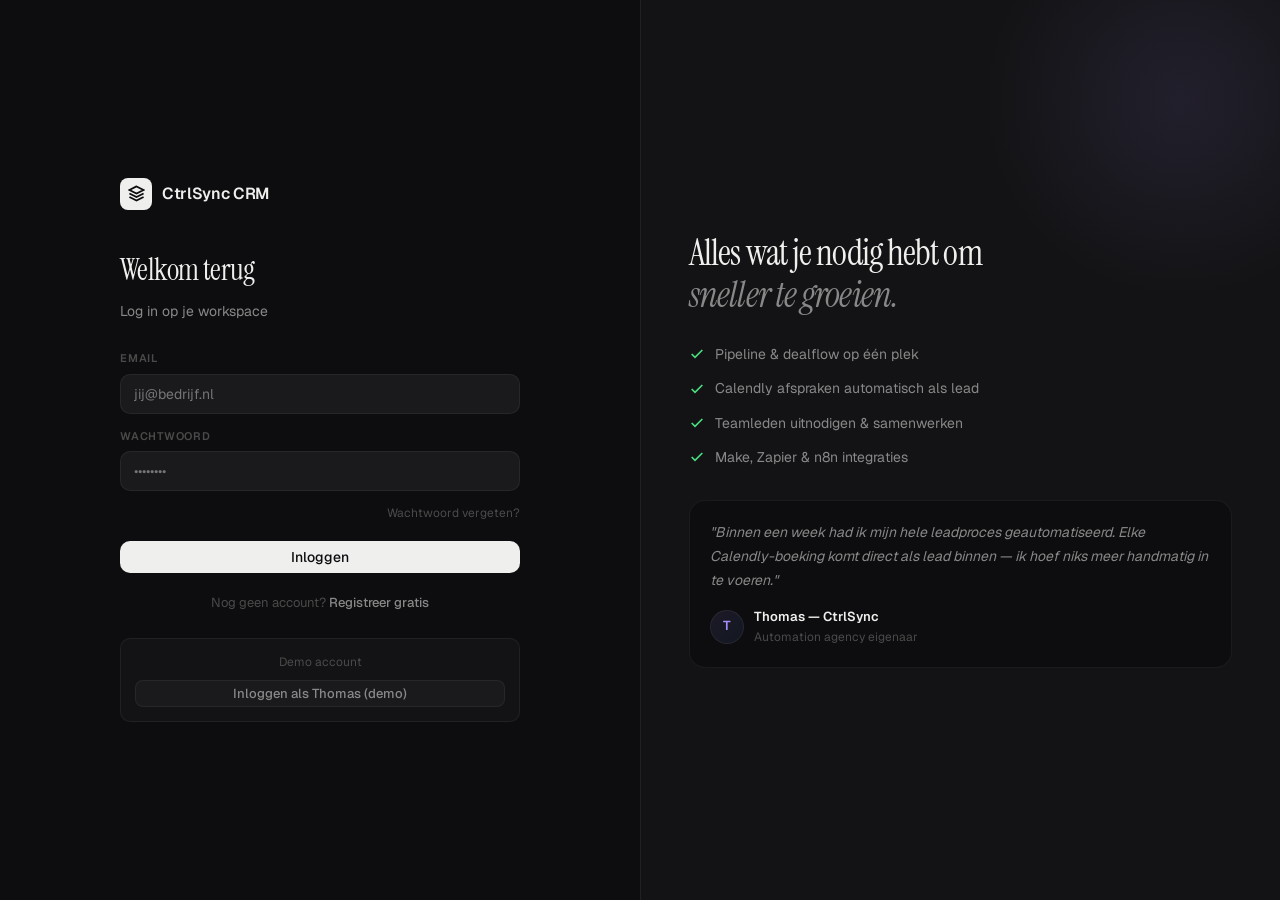
<file: login.html>
<!DOCTYPE html>
<html lang="nl" data-theme="dark">
<head>
<meta charset="UTF-8">
<meta name="viewport" content="width=device-width, initial-scale=1.0">
<title>Inloggen — CtrlSync CRM</title>
<link rel="stylesheet" href="styles.css">
<style>
.auth-page {
  min-height: 100vh;
  display: grid;
  grid-template-columns: 1fr 1fr;
}

@media (max-width: 768px) {
  .auth-page { grid-template-columns: 1fr; }
  .auth-panel { display: none; }
}

.auth-form-side {
  display: flex;
  flex-direction: column;
  align-items: center;
  justify-content: center;
  padding: 48px 40px;
  min-height: 100vh;
}

.auth-card {
  width: 100%;
  max-width: 400px;
}

.auth-logo {
  display: flex;
  align-items: center;
  gap: 10px;
  margin-bottom: 36px;
}
.auth-logo-sq {
  width: 32px; height: 32px;
  background: var(--text);
  border-radius: 8px;
  display: flex; align-items: center; justify-content: center;
}
.auth-logo-sq svg { width: 17px; height: 17px; }
.auth-logo-name { font-size: 16px; font-weight: 600; letter-spacing: -0.02em; }

.auth-title {
  font-family: var(--font-serif);
  font-size: 30px;
  font-weight: 400;
  letter-spacing: -0.02em;
  margin-bottom: 6px;
}
.auth-sub { font-size: 14px; color: var(--text2); margin-bottom: 28px; }

.auth-form { display: flex; flex-direction: column; gap: 14px; }

.auth-divider {
  display: flex;
  align-items: center;
  gap: 12px;
  margin: 4px 0;
}
.auth-divider-line { flex: 1; height: 1px; background: var(--border); }
.auth-divider-text { font-size: 12px; color: var(--text3); }

.auth-footer-text {
  text-align: center;
  font-size: 13px;
  color: var(--text3);
  margin-top: 20px;
}
.auth-footer-text a { color: var(--text2); font-weight: 500; }
.auth-footer-text a:hover { color: var(--text); }

/* PANEL */
.auth-panel {
  background: var(--bg2);
  border-left: 1px solid var(--border);
  display: flex;
  flex-direction: column;
  justify-content: center;
  padding: 60px 48px;
  position: relative;
  overflow: hidden;
}

.auth-panel::before {
  content: '';
  position: absolute;
  top: -100px; right: -100px;
  width: 400px; height: 400px;
  background: radial-gradient(circle, var(--violet-bg) 0%, transparent 70%);
  pointer-events: none;
}

.panel-title {
  font-family: var(--font-serif);
  font-size: 36px;
  font-weight: 400;
  line-height: 1.15;
  letter-spacing: -0.025em;
  margin-bottom: 24px;
}
.panel-title em { font-style: italic; color: var(--text2); }

.panel-testimonial {
  background: var(--bg);
  border: 1px solid var(--border);
  border-radius: var(--radius-lg);
  padding: 20px;
  margin-top: 32px;
}
.testimonial-text { font-size: 14px; color: var(--text2); line-height: 1.7; margin-bottom: 14px; font-style: italic; }
.testimonial-author { display: flex; align-items: center; gap: 10px; }
.testimonial-avatar {
  width: 34px; height: 34px;
  border-radius: 50%;
  background: linear-gradient(135deg, var(--violet-bg), var(--blue-bg));
  border: 1px solid var(--border);
  display: flex; align-items: center; justify-content: center;
  font-size: 13px; font-weight: 600; color: var(--violet);
}
.testimonial-name { font-size: 13px; font-weight: 600; }
.testimonial-role { font-size: 12px; color: var(--text3); }

/* THEME TOGGLE */
.auth-theme-btn {
  position: fixed;
  top: 20px; right: 20px;
}

/* ERROR */
.field-error { font-size: 12px; color: var(--red); margin-top: 4px; }
.input-error { border-color: var(--red) !important; }

/* PASSWORD STRENGTH */
.pw-strength { margin-top: 6px; display: flex; gap: 4px; }
.pw-bar { height: 3px; flex: 1; border-radius: 99px; background: var(--bg4); transition: background 0.3s; }
.pw-bar.weak { background: var(--red); }
.pw-bar.medium { background: var(--amber); }
.pw-bar.strong { background: var(--green); }
</style>
</head>
<body>

<button class="theme-toggle auth-theme-btn" onclick="toggleTheme()">
  <svg id="ti-sun" width="15" height="15" viewBox="0 0 24 24" fill="none" stroke="currentColor" stroke-width="2" style="display:none"><circle cx="12" cy="12" r="5"/><line x1="12" y1="1" x2="12" y2="3"/><line x1="12" y1="21" x2="12" y2="23"/><line x1="4.22" y1="4.22" x2="5.64" y2="5.64"/><line x1="18.36" y1="18.36" x2="19.78" y2="19.78"/><line x1="1" y1="12" x2="3" y2="12"/><line x1="21" y1="12" x2="23" y2="12"/></svg>
  <svg id="ti-moon" width="15" height="15" viewBox="0 0 24 24" fill="none" stroke="currentColor" stroke-width="2"><path d="M21 12.79A9 9 0 1 1 11.21 3 7 7 0 0 0 21 12.79z"/></svg>
</button>

<!-- LOGIN PAGE -->
<div id="page-login" class="auth-page">
  <div class="auth-form-side">
    <div class="auth-card">
      <div class="auth-logo">
        <div class="auth-logo-sq">
          <svg viewBox="0 0 24 24" fill="none" stroke="var(--bg)" stroke-width="2.5">
            <path d="M12 2L2 7l10 5 10-5-10-5zM2 17l10 5 10-5M2 12l10 5 10-5"/>
          </svg>
        </div>
        <span class="auth-logo-name">CtrlSync CRM</span>
      </div>

      <h1 class="auth-title">Welkom terug</h1>
      <p class="auth-sub">Log in op je workspace</p>

      <div class="auth-form">
        <div class="form-group">
          <label>Email</label>
          <input type="email" id="login-email" placeholder="jij@bedrijf.nl" autocomplete="email" />
        </div>
        <div class="form-group">
          <label>Wachtwoord</label>
          <input type="password" id="login-pw" placeholder="••••••••" autocomplete="current-password" />
          <div style="text-align:right;margin-top:4px;"><a href="#" style="font-size:12px;color:var(--text3);">Wachtwoord vergeten?</a></div>
        </div>
        <button class="btn btn-solid btn-full" onclick="doLogin()" style="margin-top:4px;">
          Inloggen
        </button>
      </div>

      <div class="auth-footer-text">
        Nog geen account? <a href="register.html">Registreer gratis</a>
      </div>

      <!-- Demo shortcut -->
      <div style="margin-top:24px;padding:14px;background:var(--bg2);border:1px solid var(--border);border-radius:var(--radius);text-align:center;">
        <div style="font-size:12px;color:var(--text3);margin-bottom:8px;">Demo account</div>
        <button class="btn btn-ghost btn-sm btn-full" onclick="demoLogin()">Inloggen als Thomas (demo)</button>
      </div>
    </div>
  </div>

  <div class="auth-panel">
    <h2 class="panel-title">Alles wat je nodig hebt om<br><em>sneller te groeien.</em></h2>
    <div style="display:flex;flex-direction:column;gap:12px;margin-top:4px;">
      <div style="display:flex;align-items:center;gap:10px;font-size:14px;color:var(--text2);">
        <svg width="16" height="16" viewBox="0 0 24 24" fill="none" stroke="var(--green)" stroke-width="2.5"><polyline points="20 6 9 17 4 12"/></svg>
        Pipeline & dealflow op één plek
      </div>
      <div style="display:flex;align-items:center;gap:10px;font-size:14px;color:var(--text2);">
        <svg width="16" height="16" viewBox="0 0 24 24" fill="none" stroke="var(--green)" stroke-width="2.5"><polyline points="20 6 9 17 4 12"/></svg>
        Calendly afspraken automatisch als lead
      </div>
      <div style="display:flex;align-items:center;gap:10px;font-size:14px;color:var(--text2);">
        <svg width="16" height="16" viewBox="0 0 24 24" fill="none" stroke="var(--green)" stroke-width="2.5"><polyline points="20 6 9 17 4 12"/></svg>
        Teamleden uitnodigen & samenwerken
      </div>
      <div style="display:flex;align-items:center;gap:10px;font-size:14px;color:var(--text2);">
        <svg width="16" height="16" viewBox="0 0 24 24" fill="none" stroke="var(--green)" stroke-width="2.5"><polyline points="20 6 9 17 4 12"/></svg>
        Make, Zapier & n8n integraties
      </div>
    </div>

    <div class="panel-testimonial">
      <p class="testimonial-text">"Binnen een week had ik mijn hele leadproces geautomatiseerd. Elke Calendly-boeking komt direct als lead binnen — ik hoef niks meer handmatig in te voeren."</p>
      <div class="testimonial-author">
        <div class="testimonial-avatar">T</div>
        <div>
          <div class="testimonial-name">Thomas — CtrlSync</div>
          <div class="testimonial-role">Automation agency eigenaar</div>
        </div>
      </div>
    </div>
  </div>
</div>

<script>
const saved = localStorage.getItem('cs-theme') || 'dark';
document.documentElement.setAttribute('data-theme', saved);
document.getElementById('ti-sun').style.display = saved === 'light' ? 'block' : 'none';
document.getElementById('ti-moon').style.display = saved === 'light' ? 'none' : 'block';

function toggleTheme() {
  const isDark = document.documentElement.getAttribute('data-theme') === 'dark';
  document.documentElement.setAttribute('data-theme', isDark ? 'light' : 'dark');
  document.getElementById('ti-sun').style.display = isDark ? 'block' : 'none';
  document.getElementById('ti-moon').style.display = isDark ? 'none' : 'block';
  localStorage.setItem('cs-theme', isDark ? 'light' : 'dark');
}

function doLogin() {
  const email = document.getElementById('login-email').value.trim();
  const pw = document.getElementById('login-pw').value;
  if (!email || !pw) { showToastMsg('Vul alle velden in'); return; }
  const users = JSON.parse(localStorage.getItem('cs-users') || '[]');
  const user = users.find(u => u.email === email && u.password === pw);
  if (!user) { showToastMsg('Onjuiste inloggegevens'); return; }
  localStorage.setItem('cs-user', JSON.stringify(user));
  window.location.href = 'app.html';
}

function demoLogin() {
  const demo = { id: 'demo', name: 'Thomas', email: 'thomas@ctrlsync.nl', plan: 'team', workspace: 'CtrlSync', role: 'owner' };
  localStorage.setItem('cs-user', JSON.stringify(demo));
  window.location.href = 'app.html';
}

function showToastMsg(msg) {
  let t = document.getElementById('global-toast');
  if (!t) { t = document.createElement('div'); t.id = 'global-toast'; t.className = 'toast'; document.body.appendChild(t); }
  t.textContent = msg; t.classList.add('show');
  setTimeout(() => t.classList.remove('show'), 2500);
}

document.addEventListener('keydown', e => { if (e.key === 'Enter') doLogin(); });
</script>
</body>
</html>
</file>
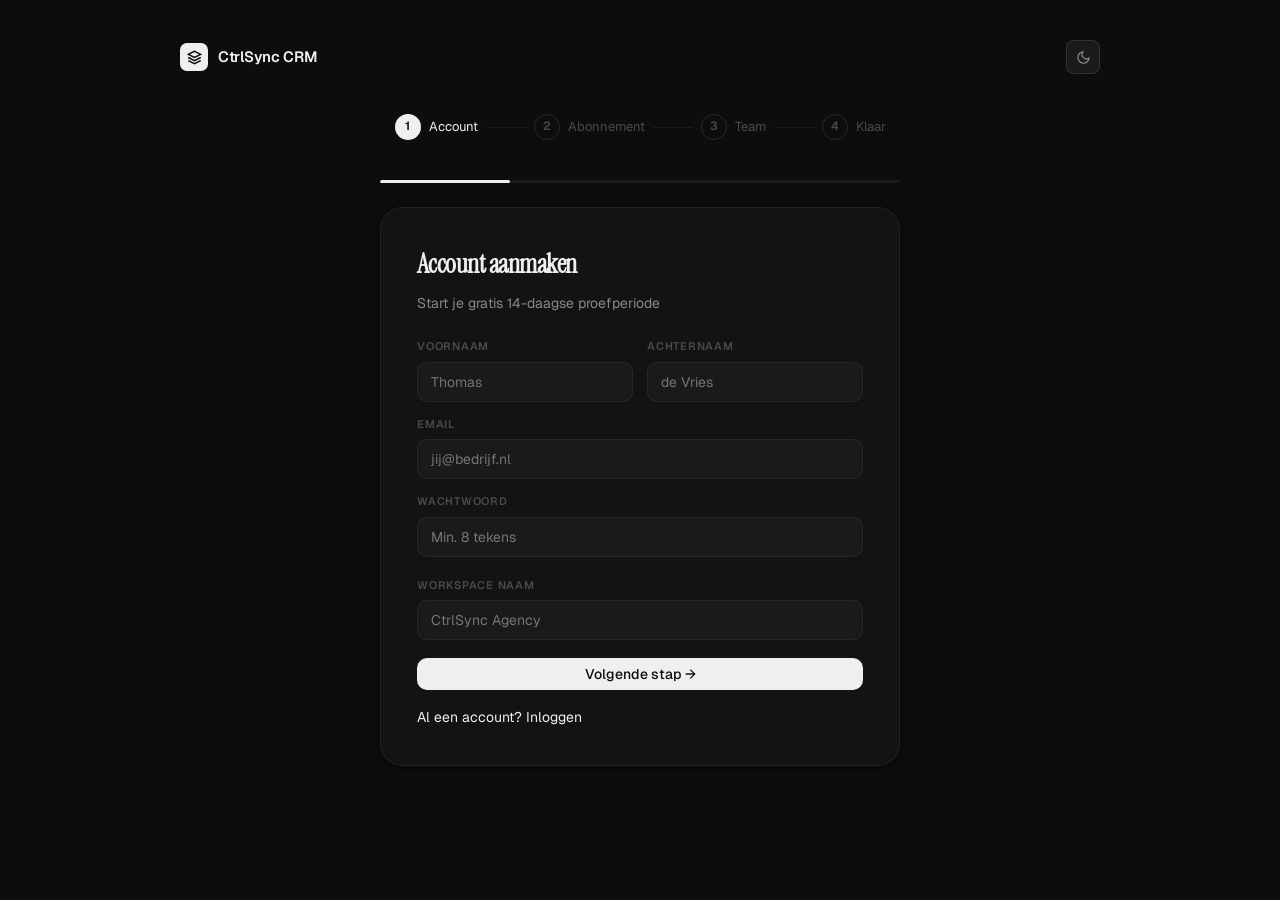
<file: register.html>
<!DOCTYPE html>
<html lang="nl" data-theme="dark">
<head>
<meta charset="UTF-8">
<meta name="viewport" content="width=device-width, initial-scale=1.0">
<title>Account aanmaken — CtrlSync CRM</title>
<link rel="stylesheet" href="styles.css">
<style>
body { min-height: 100vh; display: flex; flex-direction: column; align-items: center; justify-content: flex-start; padding: 40px 20px; }

.reg-nav {
  width: 100%;
  max-width: 920px;
  display: flex;
  align-items: center;
  justify-content: space-between;
  margin-bottom: 40px;
}

.reg-logo { display: flex; align-items: center; gap: 10px; }
.reg-logo-sq {
  width: 28px; height: 28px;
  background: var(--text);
  border-radius: 7px;
  display: flex; align-items: center; justify-content: center;
}
.reg-logo-sq svg { width: 15px; height: 15px; }
.reg-logo-name { font-size: 15px; font-weight: 600; letter-spacing: -0.02em; }

/* STEPS */
.steps {
  display: flex;
  align-items: center;
  gap: 0;
  margin-bottom: 40px;
}

.step {
  display: flex;
  align-items: center;
  gap: 8px;
  font-size: 13px;
  color: var(--text3);
}

.step.active { color: var(--text); }
.step.done { color: var(--green); }

.step-num {
  width: 26px; height: 26px;
  border-radius: 50%;
  border: 1px solid var(--border2);
  display: flex; align-items: center; justify-content: center;
  font-size: 12px; font-weight: 600;
  flex-shrink: 0;
}
.step.active .step-num { background: var(--text); color: var(--bg); border-color: transparent; }
.step.done .step-num { background: var(--green-bg); border-color: var(--green); color: var(--green); }

.step-line { width: 40px; height: 1px; background: var(--border); margin: 0 8px; flex-shrink: 0; }
@media (max-width: 480px) { .step-line { width: 20px; } .step span { display: none; } }

/* FORM CARD */
.reg-card {
  width: 100%;
  max-width: 520px;
  background: var(--bg2);
  border: 1px solid var(--border);
  border-radius: var(--radius-xl);
  padding: 36px;
  box-shadow: var(--shadow);
}

.reg-title {
  font-family: var(--font-serif);
  font-size: 26px;
  margin-bottom: 6px;
  letter-spacing: -0.02em;
}
.reg-sub { font-size: 14px; color: var(--text2); margin-bottom: 24px; }

/* PLAN SELECT */
.plan-options { display: flex; flex-direction: column; gap: 10px; margin-bottom: 8px; }

.plan-option {
  display: flex;
  align-items: center;
  gap: 14px;
  padding: 14px 16px;
  border: 1.5px solid var(--border);
  border-radius: var(--radius);
  cursor: pointer;
  transition: all 0.15s;
  position: relative;
}
.plan-option:hover { border-color: var(--border2); background: var(--bg3); }
.plan-option.selected { border-color: var(--text); background: var(--bg3); }
.plan-option input { position: absolute; opacity: 0; }

.plan-opt-radio {
  width: 18px; height: 18px;
  border-radius: 50%;
  border: 1.5px solid var(--border2);
  display: flex; align-items: center; justify-content: center;
  flex-shrink: 0;
  transition: all 0.15s;
}
.plan-option.selected .plan-opt-radio { border-color: var(--text); background: var(--text); }
.plan-option.selected .plan-opt-radio::after { content: ''; width: 7px; height: 7px; border-radius: 50%; background: var(--bg); }

.plan-opt-info { flex: 1; }
.plan-opt-name { font-size: 14px; font-weight: 600; }
.plan-opt-desc { font-size: 12px; color: var(--text3); margin-top: 2px; }
.plan-opt-price { font-size: 15px; font-weight: 600; color: var(--text); white-space: nowrap; }

.plan-badge-popular {
  position: absolute;
  top: -9px; right: 12px;
  background: var(--text);
  color: var(--bg);
  font-size: 10px;
  font-weight: 700;
  padding: 2px 10px;
  border-radius: 99px;
  letter-spacing: 0.04em;
}

/* TEAM INVITE */
.invite-row {
  display: flex;
  gap: 8px;
  align-items: center;
}
.invite-row input { flex: 1; }

.invited-list { display: flex; flex-direction: column; gap: 6px; margin-top: 12px; }
.invited-item {
  display: flex;
  align-items: center;
  justify-content: space-between;
  padding: 9px 12px;
  background: var(--bg3);
  border: 1px solid var(--border);
  border-radius: var(--radius);
  font-size: 13px;
}
.invited-remove { color: var(--text3); cursor: pointer; font-size: 16px; line-height: 1; padding: 0 4px; }
.invited-remove:hover { color: var(--red); }

/* PROGRESS BAR */
.reg-progress {
  width: 100%;
  max-width: 520px;
  height: 3px;
  background: var(--border);
  border-radius: 99px;
  margin-bottom: 24px;
  overflow: hidden;
}
.reg-progress-fill {
  height: 100%;
  background: var(--text);
  border-radius: 99px;
  transition: width 0.3s ease;
}
</style>
</head>
<body>

<!-- NAV -->
<div class="reg-nav">
  <a href="index.html" class="reg-logo">
    <div class="reg-logo-sq">
      <svg viewBox="0 0 24 24" fill="none" stroke="var(--bg)" stroke-width="2.5">
        <path d="M12 2L2 7l10 5 10-5-10-5zM2 17l10 5 10-5M2 12l10 5 10-5"/>
      </svg>
    </div>
    <span class="reg-logo-name">CtrlSync CRM</span>
  </a>
  <button class="theme-toggle" onclick="toggleTheme()">
    <svg id="ti-sun" width="15" height="15" viewBox="0 0 24 24" fill="none" stroke="currentColor" stroke-width="2" style="display:none"><circle cx="12" cy="12" r="5"/><line x1="12" y1="1" x2="12" y2="3"/><line x1="12" y1="21" x2="12" y2="23"/><line x1="4.22" y1="4.22" x2="5.64" y2="5.64"/><line x1="18.36" y1="18.36" x2="19.78" y2="19.78"/><line x1="1" y1="12" x2="3" y2="12"/><line x1="21" y1="12" x2="23" y2="12"/></svg>
    <svg id="ti-moon" width="15" height="15" viewBox="0 0 24 24" fill="none" stroke="currentColor" stroke-width="2"><path d="M21 12.79A9 9 0 1 1 11.21 3 7 7 0 0 0 21 12.79z"/></svg>
  </button>
</div>

<!-- STEPS -->
<div class="steps">
  <div class="step active" id="s1"><div class="step-num">1</div><span>Account</span></div>
  <div class="step-line"></div>
  <div class="step" id="s2"><div class="step-num">2</div><span>Abonnement</span></div>
  <div class="step-line"></div>
  <div class="step" id="s3"><div class="step-num">3</div><span>Team</span></div>
  <div class="step-line"></div>
  <div class="step" id="s4"><div class="step-num">4</div><span>Klaar</span></div>
</div>

<!-- PROGRESS -->
<div class="reg-progress">
  <div class="reg-progress-fill" id="reg-progress" style="width:25%;"></div>
</div>

<!-- STEP 1: ACCOUNT -->
<div class="reg-card" id="step-1">
  <h2 class="reg-title">Account aanmaken</h2>
  <p class="reg-sub">Start je gratis 14-daagse proefperiode</p>
  <div class="auth-form" style="display:flex;flex-direction:column;gap:14px;">
    <div class="form-grid">
      <div class="form-group">
        <label>Voornaam</label>
        <input type="text" id="r-fname" placeholder="Thomas" autocomplete="given-name" />
      </div>
      <div class="form-group">
        <label>Achternaam</label>
        <input type="text" id="r-lname" placeholder="de Vries" autocomplete="family-name" />
      </div>
    </div>
    <div class="form-group">
      <label>Email</label>
      <input type="email" id="r-email" placeholder="jij@bedrijf.nl" autocomplete="email" />
    </div>
    <div class="form-group">
      <label>Wachtwoord</label>
      <input type="password" id="r-pw" placeholder="Min. 8 tekens" oninput="checkPw(this.value)" />
      <div class="pw-strength"><div class="pw-bar" id="pb1"></div><div class="pw-bar" id="pb2"></div><div class="pw-bar" id="pb3"></div></div>
    </div>
    <div class="form-group">
      <label>Workspace naam</label>
      <input type="text" id="r-workspace" placeholder="CtrlSync Agency" />
    </div>
    <button class="btn btn-solid btn-full" onclick="goStep2()" style="margin-top:4px;">Volgende stap →</button>
  </div>
  <div class="auth-footer-text" style="margin-top:16px;">Al een account? <a href="login.html">Inloggen</a></div>
</div>

<!-- STEP 2: PLAN -->
<div class="reg-card" id="step-2" style="display:none;">
  <h2 class="reg-title">Kies je abonnement</h2>
  <p class="reg-sub">14 dagen gratis — daarna automatisch verlengd</p>
  <div class="plan-options">
    <label class="plan-option" onclick="selectPlan('solo', this)">
      <input type="radio" name="plan" value="solo">
      <div class="plan-opt-radio"></div>
      <div class="plan-opt-info">
        <div class="plan-opt-name">Solo</div>
        <div class="plan-opt-desc">1 gebruiker · Alle basis features</div>
      </div>
      <div class="plan-opt-price">€29/mo</div>
    </label>
    <label class="plan-option selected" onclick="selectPlan('team', this)">
      <div class="plan-badge-popular">Populair</div>
      <input type="radio" name="plan" value="team" checked>
      <div class="plan-opt-radio"></div>
      <div class="plan-opt-info">
        <div class="plan-opt-name">Team</div>
        <div class="plan-opt-desc">Tot 5 leden · Webhooks · Samenwerken</div>
      </div>
      <div class="plan-opt-price">€79/mo</div>
    </label>
    <label class="plan-option" onclick="selectPlan('agency', this)">
      <input type="radio" name="plan" value="agency">
      <div class="plan-opt-radio"></div>
      <div class="plan-opt-info">
        <div class="plan-opt-name">Agency</div>
        <div class="plan-opt-desc">Onbeperkt · White-label · API</div>
      </div>
      <div class="plan-opt-price">€199/mo</div>
    </label>
  </div>
  <div style="margin-top:16px;padding:12px;background:var(--green-bg);border:1px solid var(--green-border);border-radius:var(--radius);font-size:13px;color:var(--green);display:flex;align-items:center;gap:8px;">
    <svg width="14" height="14" viewBox="0 0 24 24" fill="none" stroke="currentColor" stroke-width="2.5"><polyline points="20 6 9 17 4 12"/></svg>
    14 dagen gratis — geen creditcard vereist
  </div>
  <div style="display:flex;gap:10px;margin-top:20px;">
    <button class="btn btn-ghost" onclick="goStep(1)" style="flex:none;">← Terug</button>
    <button class="btn btn-solid btn-full" onclick="goStep3()">Volgende stap →</button>
  </div>
</div>

<!-- STEP 3: TEAM -->
<div class="reg-card" id="step-3" style="display:none;">
  <h2 class="reg-title">Teamleden uitnodigen</h2>
  <p class="reg-sub">Sla over als je nu solo werkt — je kunt altijd later uitnodigen</p>
  <div class="form-group" style="margin-bottom:12px;">
    <label>Nodig uit via email</label>
    <div class="invite-row">
      <input type="email" id="invite-email" placeholder="collega@bedrijf.nl" onkeydown="if(event.key==='Enter')addInvite()" />
      <button class="btn btn-ghost btn-sm" onclick="addInvite()" style="white-space:nowrap;">
        <svg width="14" height="14" viewBox="0 0 24 24" fill="none" stroke="currentColor" stroke-width="2.5"><line x1="12" y1="5" x2="12" y2="19"/><line x1="5" y1="12" x2="19" y2="12"/></svg>
        Toevoegen
      </button>
    </div>
  </div>
  <div class="invited-list" id="invited-list"></div>
  <div style="display:flex;gap:10px;margin-top:24px;">
    <button class="btn btn-ghost" onclick="goStep(2)" style="flex:none;">← Terug</button>
    <button class="btn btn-solid btn-full" onclick="finishReg()">Account aanmaken</button>
  </div>
</div>

<!-- STEP 4: SUCCESS -->
<div class="reg-card" id="step-4" style="display:none;text-align:center;">
  <div style="font-size:48px;margin-bottom:16px;">🎉</div>
  <h2 class="reg-title">Welkom bij CtrlSync!</h2>
  <p class="reg-sub" style="margin-bottom:24px;">Je account is aangemaakt. Je gratis proefperiode van 14 dagen is gestart.</p>
  <div style="background:var(--bg3);border:1px solid var(--border);border-radius:var(--radius);padding:16px;margin-bottom:24px;text-align:left;">
    <div style="font-size:12px;color:var(--text3);margin-bottom:10px;text-transform:uppercase;letter-spacing:0.07em;font-weight:600;">Jouw workspace</div>
    <div id="confirm-workspace" style="font-size:15px;font-weight:600;margin-bottom:4px;"></div>
    <div id="confirm-plan" style="font-size:13px;color:var(--text2);"></div>
  </div>
  <a href="app.html" class="btn btn-solid btn-full btn-lg">Naar mijn CRM →</a>
</div>

<div class="toast" id="global-toast"></div>

<script>
const saved = localStorage.getItem('cs-theme') || 'dark';
document.documentElement.setAttribute('data-theme', saved);
document.getElementById('ti-sun').style.display = saved === 'light' ? 'block' : 'none';
document.getElementById('ti-moon').style.display = saved === 'light' ? 'none' : 'block';

function toggleTheme() {
  const isDark = document.documentElement.getAttribute('data-theme') === 'dark';
  document.documentElement.setAttribute('data-theme', isDark ? 'light' : 'dark');
  document.getElementById('ti-sun').style.display = isDark ? 'block' : 'none';
  document.getElementById('ti-moon').style.display = isDark ? 'none' : 'block';
  localStorage.setItem('cs-theme', isDark ? 'light' : 'dark');
}

let currentStep = 1;
let selectedPlan = 'team';
let invites = [];

function goStep(n) {
  document.getElementById('step-' + currentStep).style.display = 'none';
  currentStep = n;
  document.getElementById('step-' + currentStep).style.display = '';
  document.getElementById('reg-progress').style.width = (n * 25) + '%';
  ['s1','s2','s3','s4'].forEach((id, i) => {
    const el = document.getElementById(id);
    el.classList.remove('active', 'done');
    if (i + 1 === n) el.classList.add('active');
    if (i + 1 < n) el.classList.add('done');
  });
  window.scrollTo(0, 0);
}

function goStep2() {
  const fname = document.getElementById('r-fname').value.trim();
  const email = document.getElementById('r-email').value.trim();
  const pw = document.getElementById('r-pw').value;
  const ws = document.getElementById('r-workspace').value.trim();
  if (!fname || !email || !pw || !ws) { showToast('Vul alle velden in'); return; }
  if (pw.length < 8) { showToast('Wachtwoord moet minimaal 8 tekens zijn'); return; }
  goStep(2);
}

function goStep3() { goStep(3); }

function selectPlan(plan, el) {
  selectedPlan = plan;
  document.querySelectorAll('.plan-option').forEach(e => e.classList.remove('selected'));
  el.classList.add('selected');
}

// Auto-select plan from URL
const urlPlan = new URLSearchParams(location.search).get('plan');
if (urlPlan) {
  document.querySelectorAll('.plan-option').forEach(el => {
    const val = el.querySelector('input')?.value;
    if (val === urlPlan) { el.classList.add('selected'); selectedPlan = urlPlan; }
    else el.classList.remove('selected');
  });
}

function addInvite() {
  const input = document.getElementById('invite-email');
  const email = input.value.trim();
  if (!email || !email.includes('@')) { showToast('Vul een geldig emailadres in'); return; }
  if (invites.includes(email)) { showToast('Al toegevoegd'); return; }
  invites.push(email);
  renderInvites();
  input.value = '';
}

function removeInvite(email) {
  invites = invites.filter(e => e !== email);
  renderInvites();
}

function renderInvites() {
  const el = document.getElementById('invited-list');
  el.innerHTML = invites.map(e => `
    <div class="invited-item">
      <span style="font-size:13px;">${e}</span>
      <span class="invited-remove" onclick="removeInvite('${e}')">×</span>
    </div>
  `).join('');
}

function finishReg() {
  const fname = document.getElementById('r-fname').value.trim();
  const lname = document.getElementById('r-lname').value.trim();
  const email = document.getElementById('r-email').value.trim();
  const pw = document.getElementById('r-pw').value;
  const ws = document.getElementById('r-workspace').value.trim();

  const user = {
    id: 'u_' + Date.now(),
    name: fname + (lname ? ' ' + lname : ''),
    email, password: pw,
    plan: selectedPlan,
    workspace: ws,
    role: 'owner',
    invites,
    created: new Date().toISOString()
  };

  const users = JSON.parse(localStorage.getItem('cs-users') || '[]');
  users.push(user);
  localStorage.setItem('cs-users', JSON.stringify(users));
  localStorage.setItem('cs-user', JSON.stringify(user));

  document.getElementById('confirm-workspace').textContent = ws;
  const planNames = { solo: 'Solo — €29/maand', team: 'Team — €79/maand', agency: 'Agency — €199/maand' };
  document.getElementById('confirm-plan').textContent = planNames[selectedPlan] + ' · 14 dagen gratis';

  goStep(4);
}

function checkPw(v) {
  const bars = [document.getElementById('pb1'), document.getElementById('pb2'), document.getElementById('pb3')];
  bars.forEach(b => b.className = 'pw-bar');
  if (v.length === 0) return;
  if (v.length >= 4) bars[0].classList.add(v.length < 8 ? 'weak' : 'medium');
  if (v.length >= 8) bars[1].classList.add('medium');
  if (v.length >= 10 && /[A-Z]/.test(v) && /[0-9]/.test(v)) { bars[0].classList.add('strong'); bars[1].classList.add('strong'); bars[2].classList.add('strong'); }
}

function showToast(msg) {
  const t = document.getElementById('global-toast');
  t.textContent = msg; t.classList.add('show');
  setTimeout(() => t.classList.remove('show'), 2500);
}
</script>
</body>
</html>
</file>
<file: styles.css>
/* ===== CTRLSYNC CRM — SHARED STYLES ===== */
@import url('https://fonts.googleapis.com/css2?family=Instrument+Serif:ital@0;1&family=Geist:wght@300;400;500;600;700&family=Geist+Mono:wght@400;500&display=swap');

*, *::before, *::after { box-sizing: border-box; margin: 0; padding: 0; }

/* ── THEME TOKENS ── */
:root {
  --bg:       #ffffff;
  --bg2:      #f8f8f6;
  --bg3:      #f1f1ee;
  --bg4:      #e8e8e4;
  --border:   rgba(0,0,0,0.07);
  --border2:  rgba(0,0,0,0.13);
  --text:     #111111;
  --text2:    #555555;
  --text3:    #999999;
  --accent:   #111111;
  --accent-fg:#ffffff;
  --accent-hover: #333333;
  --violet:   #5b21b6;
  --violet-bg:rgba(91,33,182,0.07);
  --green:    #15803d;
  --green-bg: #f0fdf4;
  --green-border: rgba(21,128,61,0.2);
  --amber:    #b45309;
  --amber-bg: #fffbeb;
  --red:      #b91c1c;
  --red-bg:   #fef2f2;
  --blue:     #1d4ed8;
  --blue-bg:  #eff6ff;
  --radius:   10px;
  --radius-lg:16px;
  --radius-xl:22px;
  --shadow:   0 1px 3px rgba(0,0,0,0.07), 0 4px 12px rgba(0,0,0,0.04);
  --shadow-lg:0 8px 40px rgba(0,0,0,0.10);
  --sidebar-w:240px;
  --topbar-h: 58px;
  --font:     'Geist', sans-serif;
  --font-serif:'Instrument Serif', serif;
  --font-mono:'Geist Mono', monospace;
}

[data-theme="dark"] {
  --bg:       #0d0d0f;
  --bg2:      #131315;
  --bg3:      #1a1a1d;
  --bg4:      #222226;
  --border:   rgba(255,255,255,0.06);
  --border2:  rgba(255,255,255,0.11);
  --text:     #efefed;
  --text2:    #888888;
  --text3:    #4a4a4a;
  --accent:   #efefed;
  --accent-fg:#0d0d0f;
  --accent-hover:#cccccc;
  --violet:   #a78bfa;
  --violet-bg:rgba(167,139,250,0.1);
  --green:    #4ade80;
  --green-bg: rgba(74,222,128,0.07);
  --green-border:rgba(74,222,128,0.2);
  --amber:    #fbbf24;
  --amber-bg: rgba(251,191,36,0.08);
  --red:      #f87171;
  --red-bg:   rgba(248,113,113,0.08);
  --blue:     #60a5fa;
  --blue-bg:  rgba(96,165,250,0.08);
  --shadow:   0 1px 3px rgba(0,0,0,0.4), 0 4px 12px rgba(0,0,0,0.3);
  --shadow-lg:0 8px 40px rgba(0,0,0,0.55);
}

/* ── BASE ── */
html { scroll-behavior: smooth; }

body {
  font-family: var(--font);
  background: var(--bg);
  color: var(--text);
  font-size: 14px;
  line-height: 1.6;
  -webkit-font-smoothing: antialiased;
  transition: background 0.2s, color 0.2s;
}

a { color: inherit; text-decoration: none; }
button { font-family: var(--font); cursor: pointer; }
input, select, textarea { font-family: var(--font); }

/* ── BUTTONS ── */
.btn {
  display: inline-flex;
  align-items: center;
  justify-content: center;
  gap: 7px;
  padding: 9px 18px;
  border-radius: var(--radius);
  font-size: 14px;
  font-weight: 500;
  transition: all 0.15s;
  border: none;
  cursor: pointer;
  white-space: nowrap;
  line-height: 1;
}
.btn svg { flex-shrink: 0; }
.btn-sm { padding: 6px 12px; font-size: 13px; border-radius: 8px; }
.btn-lg { padding: 13px 28px; font-size: 15px; border-radius: 12px; }
.btn-full { width: 100%; }

.btn-solid {
  background: var(--text);
  color: var(--bg);
}
.btn-solid:hover { background: var(--text2); transform: translateY(-1px); }

.btn-outline {
  background: transparent;
  border: 1px solid var(--border2);
  color: var(--text2);
}
.btn-outline:hover { background: var(--bg3); color: var(--text); border-color: var(--border2); }

.btn-ghost {
  background: var(--bg3);
  border: 1px solid var(--border);
  color: var(--text2);
}
.btn-ghost:hover { background: var(--bg4); color: var(--text); }

.btn-danger {
  background: var(--red-bg);
  color: var(--red);
  border: 1px solid rgba(185,28,28,0.15);
}
.btn-danger:hover { opacity: 0.8; }

/* ── FORMS ── */
.form-group { display: flex; flex-direction: column; gap: 6px; }
.form-group.full { grid-column: 1 / -1; }

label {
  font-size: 11px;
  font-weight: 600;
  text-transform: uppercase;
  letter-spacing: 0.07em;
  color: var(--text3);
}

input[type="text"], input[type="email"], input[type="password"],
input[type="tel"], input[type="url"], input[type="number"],
input[type="date"], select, textarea {
  background: var(--bg3);
  border: 1px solid var(--border);
  border-radius: var(--radius);
  color: var(--text);
  font-size: 14px;
  padding: 10px 13px;
  width: 100%;
  outline: none;
  transition: border-color 0.15s, box-shadow 0.15s;
  -webkit-appearance: none;
  appearance: none;
}

input:focus, select:focus, textarea:focus {
  border-color: var(--text2);
  box-shadow: 0 0 0 3px rgba(0,0,0,0.06);
}

[data-theme="dark"] input:focus,
[data-theme="dark"] select:focus,
[data-theme="dark"] textarea:focus {
  box-shadow: 0 0 0 3px rgba(255,255,255,0.06);
}

select { background-image: url("data:image/svg+xml,%3Csvg xmlns='http://www.w3.org/2000/svg' width='12' height='12' viewBox='0 0 24 24' fill='none' stroke='%23999' stroke-width='2'%3E%3Cpath d='M6 9l6 6 6-6'/%3E%3C/svg%3E"); background-repeat: no-repeat; background-position: right 12px center; padding-right: 34px; }
select option { background: var(--bg3); }
textarea { resize: vertical; min-height: 80px; line-height: 1.6; }

/* ── CARDS ── */
.card {
  background: var(--bg2);
  border: 1px solid var(--border);
  border-radius: var(--radius-lg);
  padding: 20px;
}

.card-header {
  display: flex;
  align-items: center;
  justify-content: space-between;
  margin-bottom: 16px;
}

.card-title {
  font-size: 14px;
  font-weight: 600;
  color: var(--text);
  letter-spacing: -0.01em;
}

/* ── TABLE ── */
.table-wrap { overflow-x: auto; -webkit-overflow-scrolling: touch; }

table { width: 100%; border-collapse: collapse; font-size: 13.5px; min-width: 600px; }

thead th {
  text-align: left;
  padding: 10px 14px;
  color: var(--text3);
  font-size: 11px;
  font-weight: 600;
  text-transform: uppercase;
  letter-spacing: 0.07em;
  border-bottom: 1px solid var(--border);
  white-space: nowrap;
  background: var(--bg2);
}

tbody tr {
  border-bottom: 1px solid var(--border);
  cursor: pointer;
  transition: background 0.1s;
}
tbody tr:hover { background: var(--bg3); }
tbody tr:last-child { border-bottom: none; }
tbody td { padding: 12px 14px; color: var(--text2); vertical-align: middle; }
.td-primary { font-weight: 500; color: var(--text) !important; }

/* ── BADGES & PILLS ── */
.badge {
  display: inline-flex;
  align-items: center;
  gap: 4px;
  font-size: 11px;
  font-weight: 600;
  padding: 3px 9px;
  border-radius: 99px;
  letter-spacing: 0.02em;
  white-space: nowrap;
}

.badge-violet  { background: var(--violet-bg); color: var(--violet); }
.badge-green   { background: var(--green-bg); color: var(--green); }
.badge-amber   { background: var(--amber-bg); color: var(--amber); }
.badge-red     { background: var(--red-bg); color: var(--red); }
.badge-blue    { background: var(--blue-bg); color: var(--blue); }
.badge-gray    { background: var(--bg4); color: var(--text3); }

/* Status dot */
.s-dot { width: 6px; height: 6px; border-radius: 50%; flex-shrink: 0; }

/* ── MODAL ── */
.modal-overlay {
  display: none;
  position: fixed; inset: 0;
  background: rgba(0,0,0,0.55);
  backdrop-filter: blur(6px);
  -webkit-backdrop-filter: blur(6px);
  z-index: 500;
  align-items: center;
  justify-content: center;
  padding: 20px;
}
.modal-overlay.open { display: flex; }

.modal {
  background: var(--bg);
  border: 1px solid var(--border2);
  border-radius: var(--radius-xl);
  width: 100%;
  max-width: 540px;
  max-height: 90vh;
  overflow-y: auto;
  padding: 28px;
  box-shadow: var(--shadow-lg);
  animation: modalIn 0.2s ease;
}

.modal-wide { max-width: 700px; }

@keyframes modalIn {
  from { transform: translateY(12px) scale(0.98); opacity: 0; }
  to   { transform: translateY(0) scale(1); opacity: 1; }
}

.modal-header {
  display: flex;
  align-items: flex-start;
  justify-content: space-between;
  margin-bottom: 22px;
  gap: 12px;
}

.modal-title {
  font-family: var(--font-serif);
  font-size: 22px;
  color: var(--text);
  line-height: 1.2;
}

.modal-close {
  width: 30px; height: 30px;
  background: var(--bg3);
  border: 1px solid var(--border);
  border-radius: 8px;
  color: var(--text2);
  display: flex; align-items: center; justify-content: center;
  cursor: pointer;
  transition: all 0.15s;
  flex-shrink: 0;
  font-size: 16px;
  line-height: 1;
}
.modal-close:hover { background: var(--bg4); color: var(--text); }

.modal-footer {
  display: flex;
  gap: 10px;
  justify-content: flex-end;
  margin-top: 24px;
  padding-top: 20px;
  border-top: 1px solid var(--border);
}

/* ── FORM GRID ── */
.form-grid { display: grid; grid-template-columns: 1fr 1fr; gap: 14px; }
@media (max-width: 480px) { .form-grid { grid-template-columns: 1fr; } }

/* ── TOAST ── */
.toast {
  position: fixed;
  bottom: 24px;
  left: 50%;
  transform: translateX(-50%) translateY(10px);
  background: var(--text);
  color: var(--bg);
  font-size: 13px;
  font-weight: 500;
  padding: 11px 20px;
  border-radius: 99px;
  z-index: 999;
  opacity: 0;
  transition: all 0.2s;
  pointer-events: none;
  white-space: nowrap;
  display: flex; align-items: center; gap: 8px;
  box-shadow: var(--shadow-lg);
}
.toast.show { transform: translateX(-50%) translateY(0); opacity: 1; }

/* ── THEME TOGGLE ── */
.theme-toggle {
  width: 34px; height: 34px;
  border-radius: 8px;
  border: 1px solid var(--border2);
  background: var(--bg3);
  color: var(--text2);
  display: flex; align-items: center; justify-content: center;
  cursor: pointer;
  transition: all 0.15s;
}
.theme-toggle:hover { background: var(--bg4); color: var(--text); }

/* ── SCROLLBAR ── */
::-webkit-scrollbar { width: 5px; height: 5px; }
::-webkit-scrollbar-track { background: transparent; }
::-webkit-scrollbar-thumb { background: var(--bg4); border-radius: 99px; }

/* ── EMPTY STATE ── */
.empty-state {
  display: flex;
  flex-direction: column;
  align-items: center;
  justify-content: center;
  padding: 56px 24px;
  text-align: center;
  gap: 8px;
}
.empty-icon { font-size: 28px; margin-bottom: 4px; }
.empty-title { font-size: 15px; font-weight: 600; color: var(--text); }
.empty-sub { font-size: 13px; color: var(--text3); max-width: 280px; }

/* ── RESPONSIVE SIDEBAR OVERLAY ── */
.sidebar-overlay {
  display: none;
  position: fixed; inset: 0;
  background: rgba(0,0,0,0.5);
  z-index: 90;
}
.sidebar-overlay.open { display: block; }

/* ── UTILS ── */
.divider { border: none; border-top: 1px solid var(--border); margin: 20px 0; }
.text-muted { color: var(--text3); }
.text-sm { font-size: 12px; }
.mt-1 { margin-top: 8px; }
.mt-2 { margin-top: 16px; }
.gap-2 { gap: 8px; }
.flex { display: flex; }
.flex-center { display: flex; align-items: center; }
.flex-between { display: flex; align-items: center; justify-content: space-between; }
</file>
